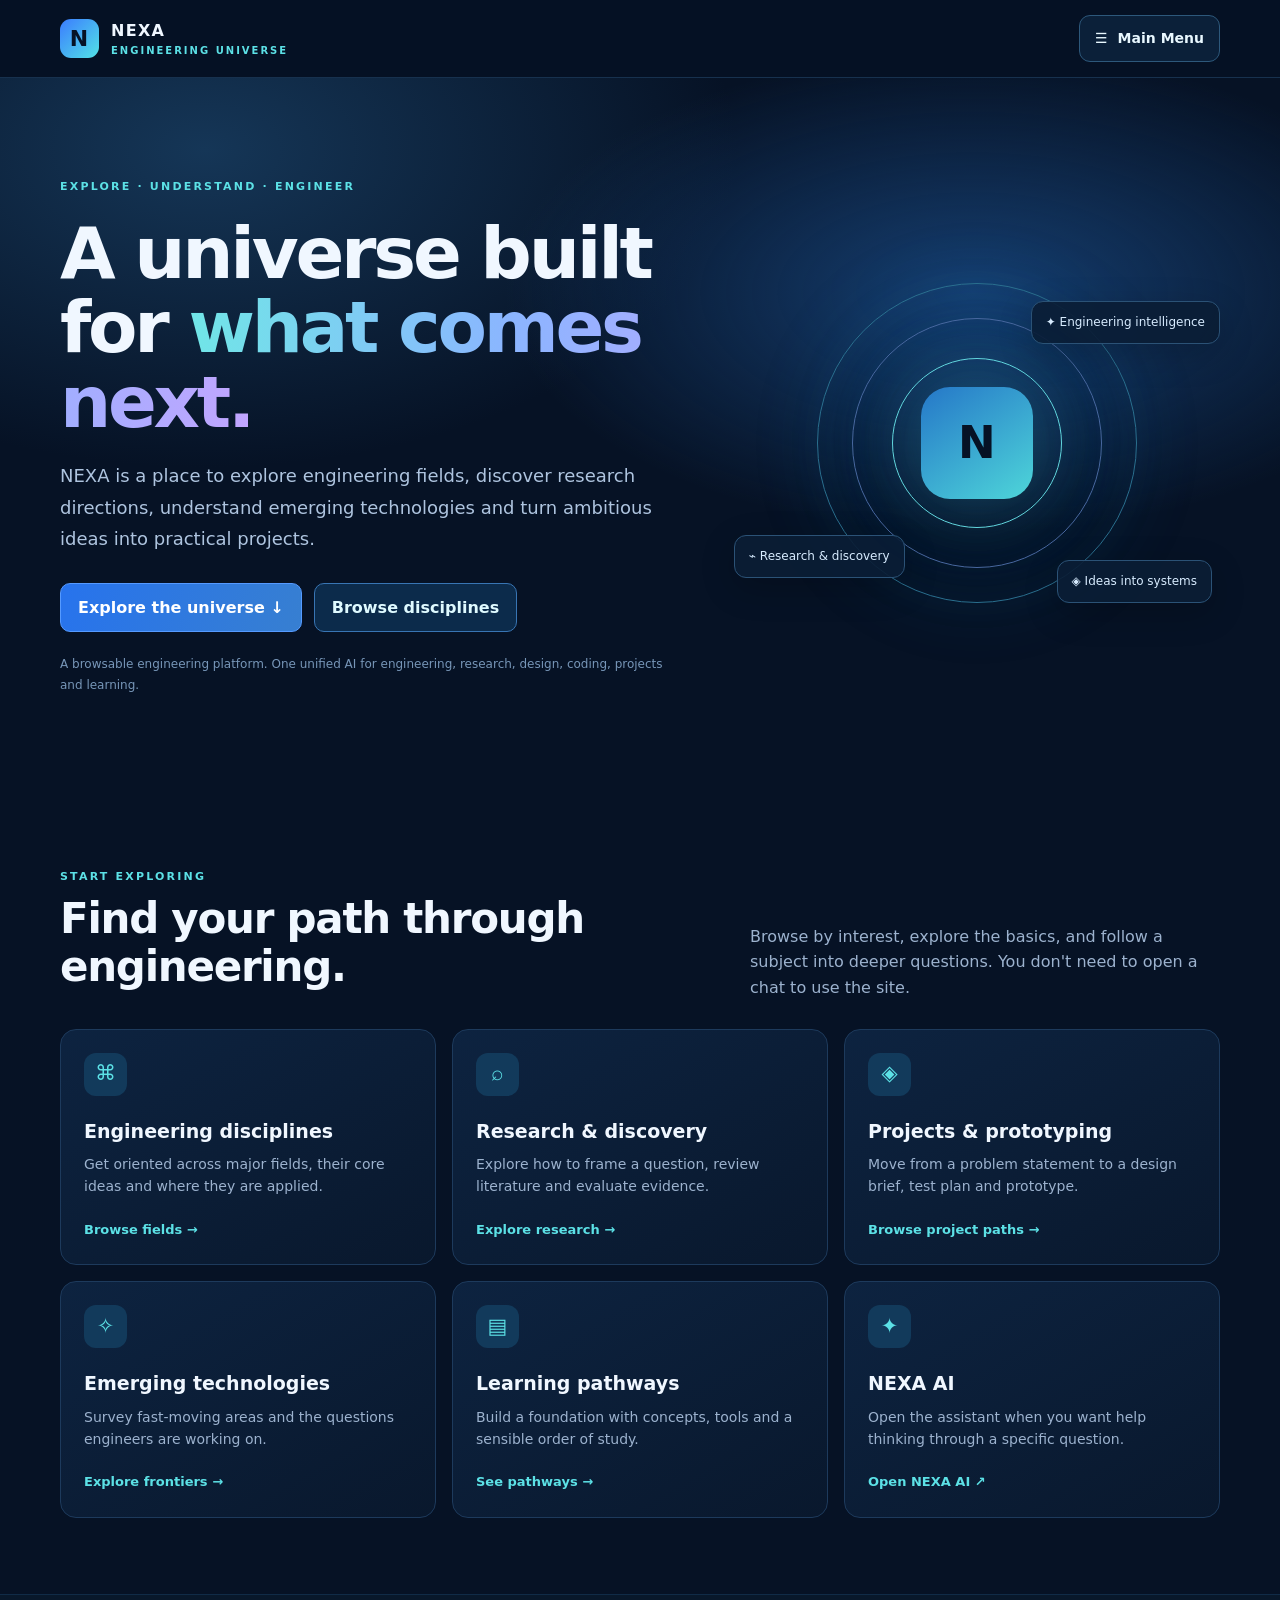
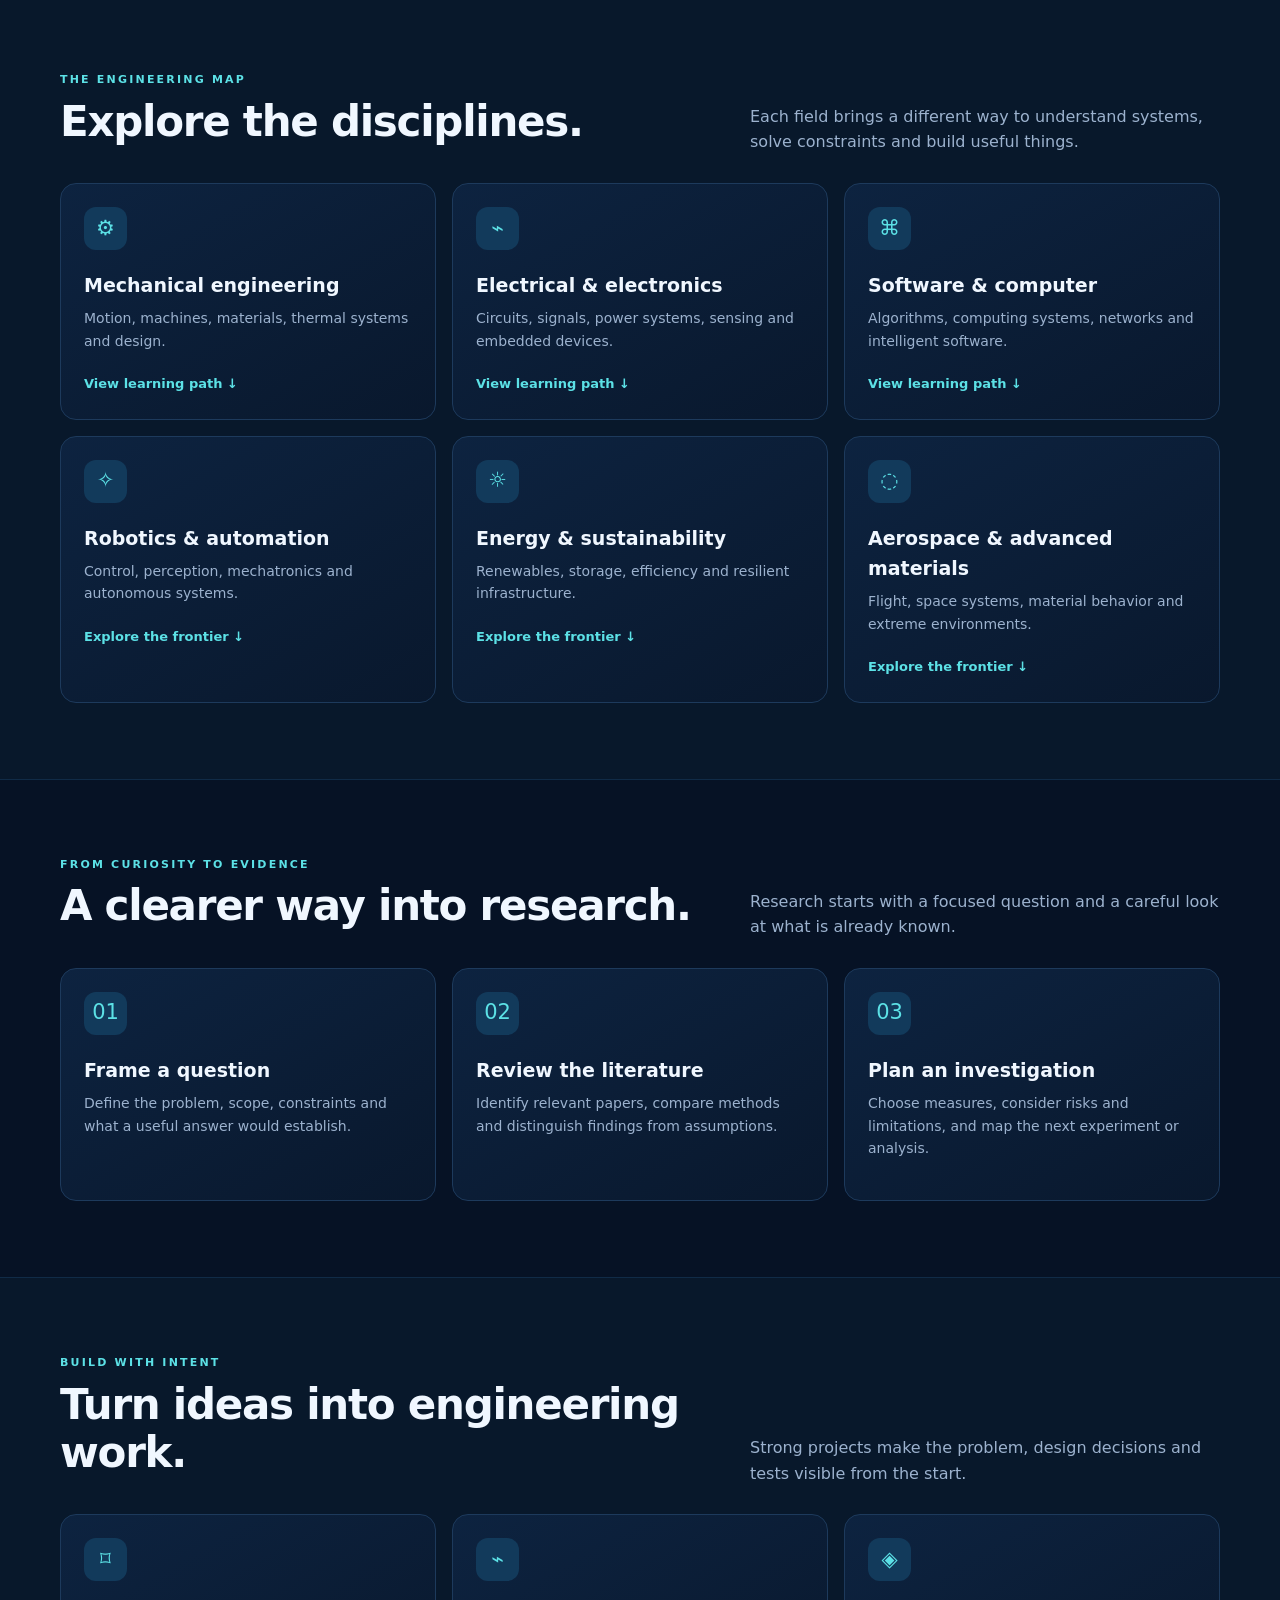
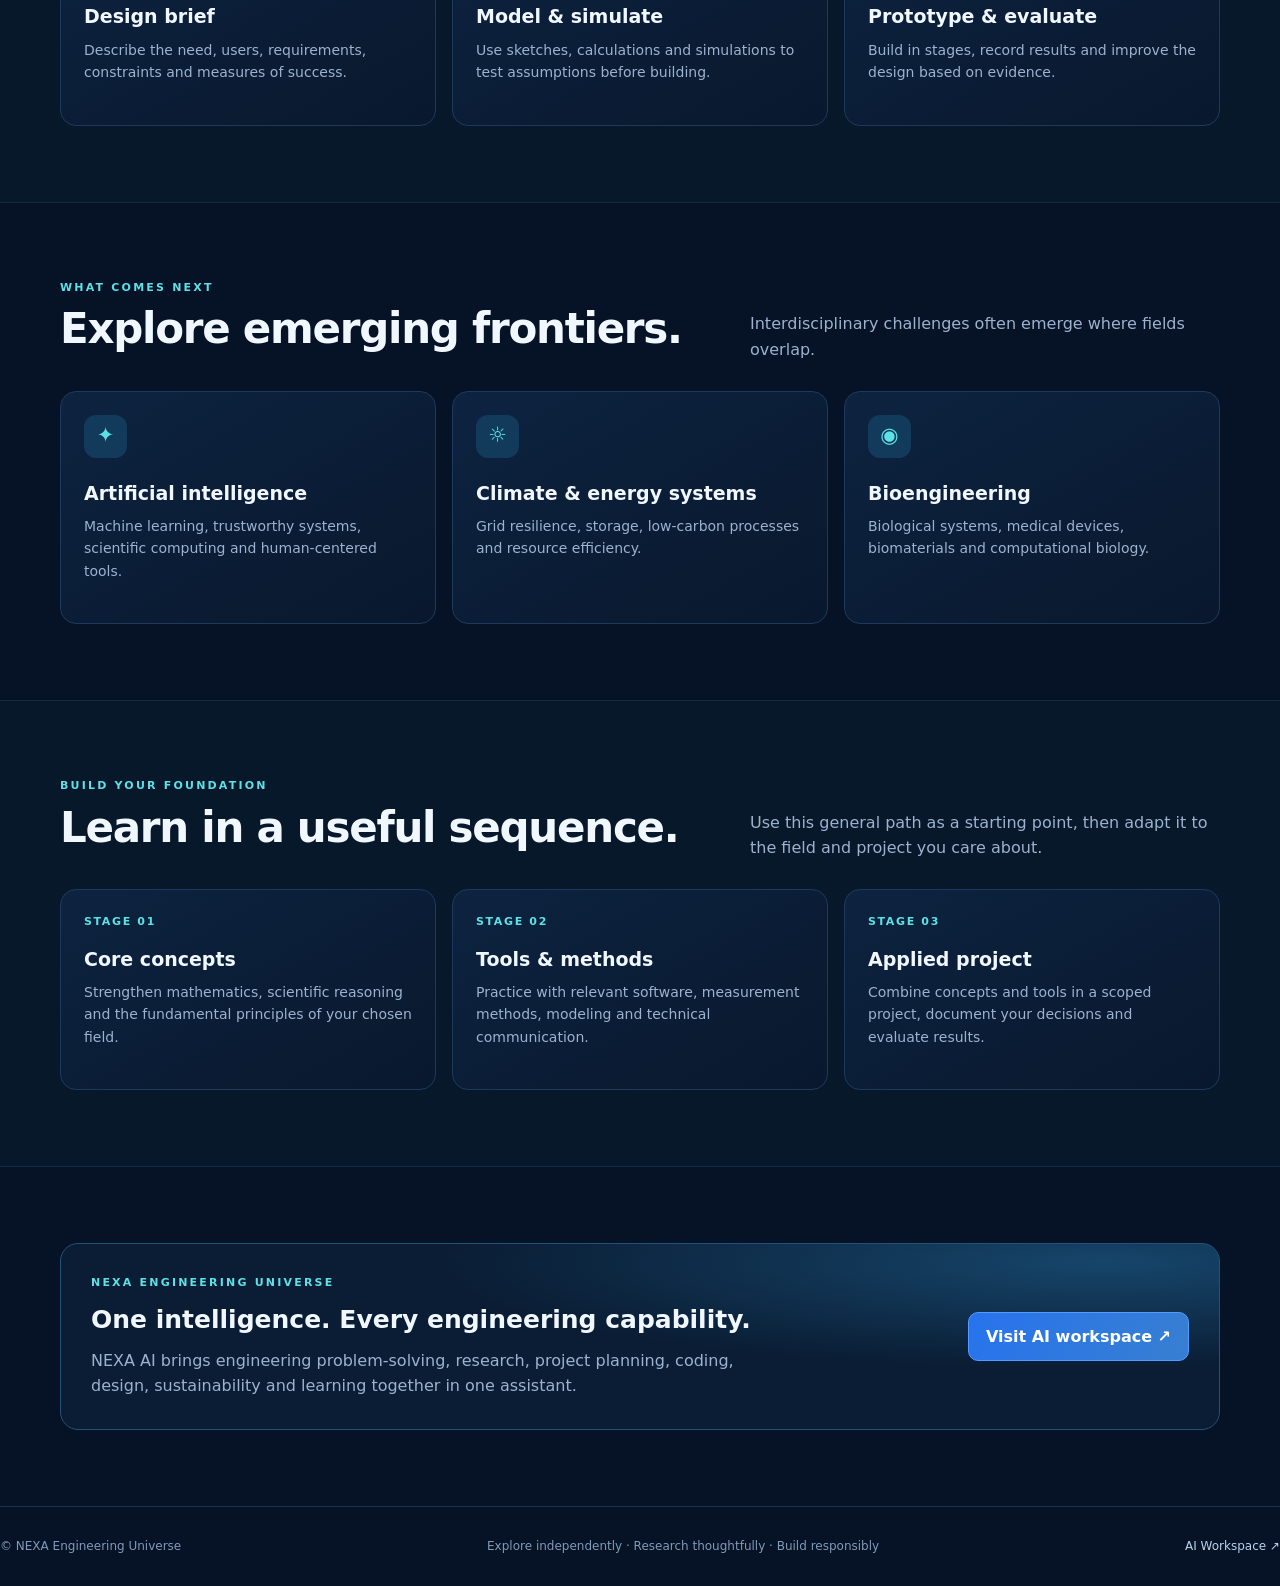
<file: index.html>
<!doctype html>
<html lang="en">
<head>
<meta charset="utf-8"><meta name="viewport" content="width=device-width,initial-scale=1">
<meta name="theme-color" content="#061225">
<meta name="description" content="NEXA Engineering Universe — explore engineering disciplines, research pathways, projects and emerging technologies.">
<title>NEXA Engineering Universe — Explore. Research. Build.</title>
<style>
:root{color-scheme:dark;--bg:#061225;--panel:#0a1b33;--panel2:#0d2340;--line:#1d3a5c;--text:#f0f7ff;--muted:#9cb2ce;--cyan:#5ce1e6;--blue:#5a91ff;--violet:#a38bff}
*{box-sizing:border-box}html{scroll-behavior:smooth;scroll-padding-top:90px}body{margin:0;background:var(--bg);color:var(--text);font:16px/1.6 Inter,ui-sans-serif,system-ui,-apple-system,"Segoe UI",sans-serif}a{color:inherit;text-decoration:none}.wrap{width:min(1160px,calc(100% - 40px));margin:auto}.nav{height:78px;display:flex;align-items:center;justify-content:space-between;border-bottom:1px solid #17314e;background:#061225ee;position:sticky;top:0;z-index:5;backdrop-filter:blur(18px);padding:0 max(20px,calc((100vw - 1160px)/2))}.brand{display:flex;align-items:center;gap:12px;font-weight:800;letter-spacing:.08em}.logo{display:grid;place-items:center;width:39px;height:39px;border-radius:11px;background:linear-gradient(135deg,#3b7cff,#52e3e6);font-size:22px;color:#061225}.brand small{display:block;font-size:10px;letter-spacing:.2em;color:var(--cyan);font-weight:600}.links{display:flex;align-items:center;gap:27px;color:#c0d1e7;font-size:14px}.links a:hover{color:var(--cyan)}.nav-cta,.button{display:inline-flex;align-items:center;justify-content:center;gap:9px;border:1px solid #3875b4;background:#0c2b4b;padding:11px 17px;border-radius:10px;font-weight:700;color:#dffaff}.button.primary{background:linear-gradient(110deg,#2773ed,#377fd1);border-color:#559aff;color:white}.hero{position:relative;overflow:hidden;padding:100px 0 84px;background:radial-gradient(ellipse at 76% 30%,#153e70 0,transparent 34%),radial-gradient(ellipse at 16% 10%,#153657 0,transparent 35%)}.hero-grid{display:grid;grid-template-columns:1.12fr .88fr;align-items:center;gap:55px}.eyebrow{font-size:11px;letter-spacing:.2em;font-weight:800;color:var(--cyan);text-transform:uppercase}.hero h1{font-size:clamp(42px,6vw,72px);line-height:1.04;letter-spacing:-.045em;margin:20px 0}.hero h1 span{background:linear-gradient(90deg,#70e6e7,#8bb5ff,#c2a5ff);background-clip:text;color:transparent}.hero p{max-width:610px;font-size:18px;color:#aec4df;line-height:1.75}.actions{display:flex;gap:12px;flex-wrap:wrap;margin-top:28px}.hero-note{font-size:12px!important;color:#7796b8!important;margin-top:22px}.visual{min-height:370px;position:relative;display:grid;place-items:center}.ring{position:absolute;border:1px solid #2b7190;border-radius:50%;width:320px;height:320px;box-shadow:0 0 70px #176da422,inset 0 0 60px #176da415}.ring.r2{width:250px;height:250px;border-color:#4a69a0}.ring.r3{width:170px;height:170px;border-color:#65d9df}.core{width:112px;height:112px;border-radius:29px;display:grid;place-items:center;font-size:45px;font-weight:900;background:linear-gradient(145deg,#2577c8,#4ed6d9);color:#061225;box-shadow:0 0 75px #35b9dd55;z-index:1}.float{position:absolute;border:1px solid #2b5276;background:#0a1d35e8;border-radius:12px;padding:11px 14px;font-size:12px;color:#d8ecff;box-shadow:0 10px 35px #0003}.f1{top:43px;right:0}.f2{bottom:50px;left:0}.f3{bottom:25px;right:8px}.section{padding:76px 0}.section.alt{background:#08182b;border-block:1px solid #102b47}.section-head{display:flex;justify-content:space-between;align-items:end;gap:24px;margin-bottom:28px}.section h2{font-size:clamp(28px,4vw,42px);letter-spacing:-.03em;line-height:1.15;margin:9px 0}.section-head p{max-width:470px;color:var(--muted);margin:0}.grid{display:grid;grid-template-columns:repeat(3,minmax(0,1fr));gap:16px}.card{display:block;border:1px solid var(--line);background:linear-gradient(150deg,#0d2340,#09182d);padding:23px;border-radius:16px;min-height:190px;transition:transform .18s,border-color .18s,background .18s}.card:hover{transform:translateY(-3px);border-color:#4287b4;background:#102b49}.icon{width:43px;height:43px;display:grid;place-items:center;border-radius:12px;background:#123a5b;color:var(--cyan);font-size:21px;margin-bottom:20px}.card h3{font-size:19px;margin:0 0 7px}.card p{font-size:14px;color:var(--muted);margin:0 0 18px}.card b{font-size:13px;color:var(--cyan)}.wide-feature{display:grid;grid-template-columns:1fr auto;align-items:center;gap:30px;padding:30px;border:1px solid #235276;border-radius:18px;background:radial-gradient(ellipse at 90% 10%,#16456a,transparent 45%),#0a1d34}.wide-feature h3{font-size:25px;margin:8px 0}.wide-feature p{color:var(--muted);max-width:650px;margin:0}.discipline-grid .card{min-height:165px}.step{font-size:11px;color:var(--cyan);letter-spacing:.15em;font-weight:800;margin-bottom:13px}.footer{border-top:1px solid #18334f;padding:30px 0;color:#819ab7;font-size:12px;display:flex;justify-content:space-between;gap:20px;flex-wrap:wrap}.footer a{color:#b9d4ef}
@media(max-width:800px){.nav{height:auto;min-height:70px;flex-wrap:wrap;gap:12px;padding:14px 20px}.links{order:3;width:100%;overflow:auto;gap:20px;padding:5px 0}.links a{white-space:nowrap}.nav-cta{margin-left:auto}.hero{padding:65px 0 50px}.hero-grid{grid-template-columns:1fr;gap:20px}.visual{min-height:300px}.ring{width:270px;height:270px}.ring.r2{width:210px;height:210px}.ring.r3{width:145px;height:145px}.grid{grid-template-columns:repeat(2,minmax(0,1fr))}.section-head{display:block}.section-head p{margin-top:12px}.wide-feature{grid-template-columns:1fr}.section{padding:56px 0}}
@media(max-width:520px){.wrap{width:min(100% - 28px,1160px)}.brand{font-size:13px}.brand small{font-size:8px}.logo{width:34px;height:34px}.nav-cta{font-size:12px;padding:9px 10px}.hero h1{font-size:43px}.hero p{font-size:16px}.visual{min-height:260px}.ring{width:230px;height:230px}.ring.r2{width:180px;height:180px}.ring.r3{width:130px;height:130px}.float{font-size:10px;padding:8px 10px}.f1{top:15px}.f2{bottom:22px}.f3{bottom:2px}.grid{grid-template-columns:1fr}.card{min-height:0}.section{padding:48px 0}.footer{display:block}.footer span{display:block;margin-top:8px}}
</style>

<style>
.nav{z-index:20}
.menu-toggle{display:inline-flex;align-items:center;gap:10px;padding:11px 15px;border-radius:11px;border:1px solid #2d587b;background:#0b2039;color:#e9f8ff;font:inherit;font-size:14px;font-weight:750;cursor:pointer}
.menu-toggle:hover,.menu-toggle[aria-expanded="true"]{background:#123457;border-color:#5ce1e6}
.main-menu{position:absolute;right:max(20px,calc((100vw - 1160px)/2));top:calc(100% + 8px);width:min(350px,calc(100vw - 28px));padding:10px;border:1px solid #254c70;border-radius:16px;background:#08182b;box-shadow:0 24px 70px #0009;display:grid;gap:3px}
.main-menu[hidden]{display:none}
.main-menu a{display:flex;align-items:center;justify-content:space-between;gap:12px;padding:12px 13px;border-radius:9px;color:#c9dcef;font-size:14px}
.main-menu a:hover{background:#102b49;color:#70e6e7}
.main-menu a span{color:#5ce1e6}
.menu-divider{height:1px;background:#1d3a5c;margin:6px 4px}
.menu-group-label{padding:10px 13px 4px;color:#5ce1e6;font-size:10px;font-weight:850;letter-spacing:.18em}
.main-menu a.menu-tool{padding:10px 13px;font-size:13px}
.main-menu a.menu-tool span{font-size:12px}
.main-menu a.menu-tool:hover{background:#102d4a;color:#e7fbff}
.main-menu a.menu-ai:hover{background:#163c60}
@media(max-width:800px){.nav{position:sticky}.main-menu{right:14px;top:calc(100% + 5px)}}
</style>
<script>
(()=>{const button=document.getElementById('menuToggle');const menu=document.getElementById('mainMenu');if(!button||!menu)return;
const close=()=>{menu.hidden=true;button.setAttribute('aria-expanded','false');button.innerHTML='☰ <span>Main Menu</span>'};
button.addEventListener('click',()=>{const opening=menu.hidden;menu.hidden=!opening;button.setAttribute('aria-expanded',String(opening));button.innerHTML=opening?'✕ <span>Close Menu</span>':'☰ <span>Main Menu</span>'});
menu.querySelectorAll('a').forEach(a=>a.addEventListener('click',()=>close()));
document.addEventListener('keydown',e=>{if(e.key==='Escape')close()});
document.addEventListener('click',e=>{if(!menu.hidden&&!menu.contains(e.target)&&!button.contains(e.target))close()});
})();
</script>
</head>
<body>
<header class="nav">
<a class="brand" href="#home"><span class="logo">N</span><span>NEXA <small>ENGINEERING UNIVERSE</small></span></a>
<button class="menu-toggle" id="menuToggle" aria-expanded="false" aria-controls="mainMenu">☰ <span>Main Menu</span></button>
<nav class="main-menu" id="mainMenu" aria-label="Main menu" hidden>
<a href="#explore">Explore the Universe <span>→</span></a>
<a href="#disciplines">Engineering Disciplines <span>→</span></a>
<a href="#research">Research & Discovery <span>→</span></a>
<a href="#projects">Projects & Prototyping <span>→</span></a>
<a href="#frontiers">Emerging Technologies <span>→</span></a>
<a href="#learning">Learning Pathways <span>→</span></a>
<a href="#about">About NEXA <span>→</span></a>
<div class="menu-divider"></div>
<div class="menu-group-label">NEXA INTELLIGENCE</div>
<a class="menu-tool menu-ai" href="ai.html">✦ &nbsp; Open NEXA AI <span>↗</span></a>
</nav>
</header>
<main id="home">
<section class="hero"><div class="wrap hero-grid"><div><div class="eyebrow">Explore · Understand · Engineer</div><h1>A universe built for <span>what comes next.</span></h1><p>NEXA is a place to explore engineering fields, discover research directions, understand emerging technologies and turn ambitious ideas into practical projects.</p><div class="actions"><a class="button primary" href="#explore">Explore the universe ↓</a><a class="button" href="#disciplines">Browse disciplines</a></div><p class="hero-note">A browsable engineering platform. One unified AI for engineering, research, design, coding, projects and learning.</p></div><div class="visual" aria-label="Abstract NEXA engineering universe illustration"><div class="ring"></div><div class="ring r2"></div><div class="ring r3"></div><div class="core">N</div><div class="float f1">✦ Engineering intelligence</div><div class="float f2">⌁ Research & discovery</div><div class="float f3">◈ Ideas into systems</div></div></div></section>
<section class="section" id="explore"><div class="wrap"><div class="section-head"><div><div class="eyebrow">Start exploring</div><h2>Find your path through engineering.</h2></div><p>Browse by interest, explore the basics, and follow a subject into deeper questions. You don't need to open a chat to use the site.</p></div><div class="grid">
<a class="card" href="#disciplines"><div class="icon">⌘</div><h3>Engineering disciplines</h3><p>Get oriented across major fields, their core ideas and where they are applied.</p><b>Browse fields →</b></a>
<a class="card" href="#research"><div class="icon">⌕</div><h3>Research & discovery</h3><p>Explore how to frame a question, review literature and evaluate evidence.</p><b>Explore research →</b></a>
<a class="card" href="#projects"><div class="icon">◈</div><h3>Projects & prototyping</h3><p>Move from a problem statement to a design brief, test plan and prototype.</p><b>Browse project paths →</b></a>
<a class="card" href="#frontiers"><div class="icon">✧</div><h3>Emerging technologies</h3><p>Survey fast-moving areas and the questions engineers are working on.</p><b>Explore frontiers →</b></a>
<a class="card" href="#learning"><div class="icon">▤</div><h3>Learning pathways</h3><p>Build a foundation with concepts, tools and a sensible order of study.</p><b>See pathways →</b></a>
<a class="card" href="ai.html"><div class="icon">✦</div><h3>NEXA AI</h3><p>Open the assistant when you want help thinking through a specific question.</p><b>Open NEXA AI ↗</b></a>
</div></div></section>
<section class="section alt" id="disciplines"><div class="wrap"><div class="section-head"><div><div class="eyebrow">The engineering map</div><h2>Explore the disciplines.</h2></div><p>Each field brings a different way to understand systems, solve constraints and build useful things.</p></div><div class="grid discipline-grid">
<a class="card" href="#learning"><div class="icon">⚙</div><h3>Mechanical engineering</h3><p>Motion, machines, materials, thermal systems and design.</p><b>View learning path ↓</b></a>
<a class="card" href="#learning"><div class="icon">⌁</div><h3>Electrical & electronics</h3><p>Circuits, signals, power systems, sensing and embedded devices.</p><b>View learning path ↓</b></a>
<a class="card" href="#learning"><div class="icon">⌘</div><h3>Software & computer</h3><p>Algorithms, computing systems, networks and intelligent software.</p><b>View learning path ↓</b></a>
<a class="card" href="#frontiers"><div class="icon">✧</div><h3>Robotics & automation</h3><p>Control, perception, mechatronics and autonomous systems.</p><b>Explore the frontier ↓</b></a>
<a class="card" href="#frontiers"><div class="icon">☼</div><h3>Energy & sustainability</h3><p>Renewables, storage, efficiency and resilient infrastructure.</p><b>Explore the frontier ↓</b></a>
<a class="card" href="#frontiers"><div class="icon">◌</div><h3>Aerospace & advanced materials</h3><p>Flight, space systems, material behavior and extreme environments.</p><b>Explore the frontier ↓</b></a>
</div></div></section>
<section class="section" id="research"><div class="wrap"><div class="section-head"><div><div class="eyebrow">From curiosity to evidence</div><h2>A clearer way into research.</h2></div><p>Research starts with a focused question and a careful look at what is already known.</p></div><div class="grid">
<div class="card"><div class="icon">01</div><h3>Frame a question</h3><p>Define the problem, scope, constraints and what a useful answer would establish.</p></div>
<div class="card"><div class="icon">02</div><h3>Review the literature</h3><p>Identify relevant papers, compare methods and distinguish findings from assumptions.</p></div>
<div class="card"><div class="icon">03</div><h3>Plan an investigation</h3><p>Choose measures, consider risks and limitations, and map the next experiment or analysis.</p></div>
</div></div></section>
<section class="section alt" id="projects"><div class="wrap"><div class="section-head"><div><div class="eyebrow">Build with intent</div><h2>Turn ideas into engineering work.</h2></div><p>Strong projects make the problem, design decisions and tests visible from the start.</p></div><div class="grid">
<div class="card"><div class="icon">⌑</div><h3>Design brief</h3><p>Describe the need, users, requirements, constraints and measures of success.</p></div>
<div class="card"><div class="icon">⌁</div><h3>Model & simulate</h3><p>Use sketches, calculations and simulations to test assumptions before building.</p></div>
<div class="card"><div class="icon">◈</div><h3>Prototype & evaluate</h3><p>Build in stages, record results and improve the design based on evidence.</p></div>
</div></div></section>
<section class="section" id="frontiers"><div class="wrap"><div class="section-head"><div><div class="eyebrow">What comes next</div><h2>Explore emerging frontiers.</h2></div><p>Interdisciplinary challenges often emerge where fields overlap.</p></div><div class="grid">
<div class="card"><div class="icon">✦</div><h3>Artificial intelligence</h3><p>Machine learning, trustworthy systems, scientific computing and human-centered tools.</p></div>
<div class="card"><div class="icon">☼</div><h3>Climate & energy systems</h3><p>Grid resilience, storage, low-carbon processes and resource efficiency.</p></div>
<div class="card"><div class="icon">◉</div><h3>Bioengineering</h3><p>Biological systems, medical devices, biomaterials and computational biology.</p></div>
</div></div></section>
<section class="section alt" id="learning"><div class="wrap"><div class="section-head"><div><div class="eyebrow">Build your foundation</div><h2>Learn in a useful sequence.</h2></div><p>Use this general path as a starting point, then adapt it to the field and project you care about.</p></div><div class="grid">
<div class="card"><div class="step">STAGE 01</div><h3>Core concepts</h3><p>Strengthen mathematics, scientific reasoning and the fundamental principles of your chosen field.</p></div>
<div class="card"><div class="step">STAGE 02</div><h3>Tools & methods</h3><p>Practice with relevant software, measurement methods, modeling and technical communication.</p></div>
<div class="card"><div class="step">STAGE 03</div><h3>Applied project</h3><p>Combine concepts and tools in a scoped project, document your decisions and evaluate results.</p></div>
</div></div></section>

<section class="section" id="about"><div class="wrap"><div class="wide-feature"><div><div class="eyebrow">NEXA ENGINEERING UNIVERSE</div><h3>One intelligence. Every engineering capability.</h3><p>NEXA AI brings engineering problem-solving, research, project planning, coding, design, sustainability and learning together in one assistant.</p></div><a class="button primary" href="ai.html">Visit AI workspace ↗</a></div></div></section>
</main>
<footer class="footer"><div class="wrap" style="display:flex;justify-content:space-between;gap:20px;flex-wrap:wrap;width:100%"><span>© NEXA Engineering Universe</span><span>Explore independently · Research thoughtfully · Build responsibly</span><a href="ai.html">AI Workspace ↗</a></div></footer>
</body></html>
</file>
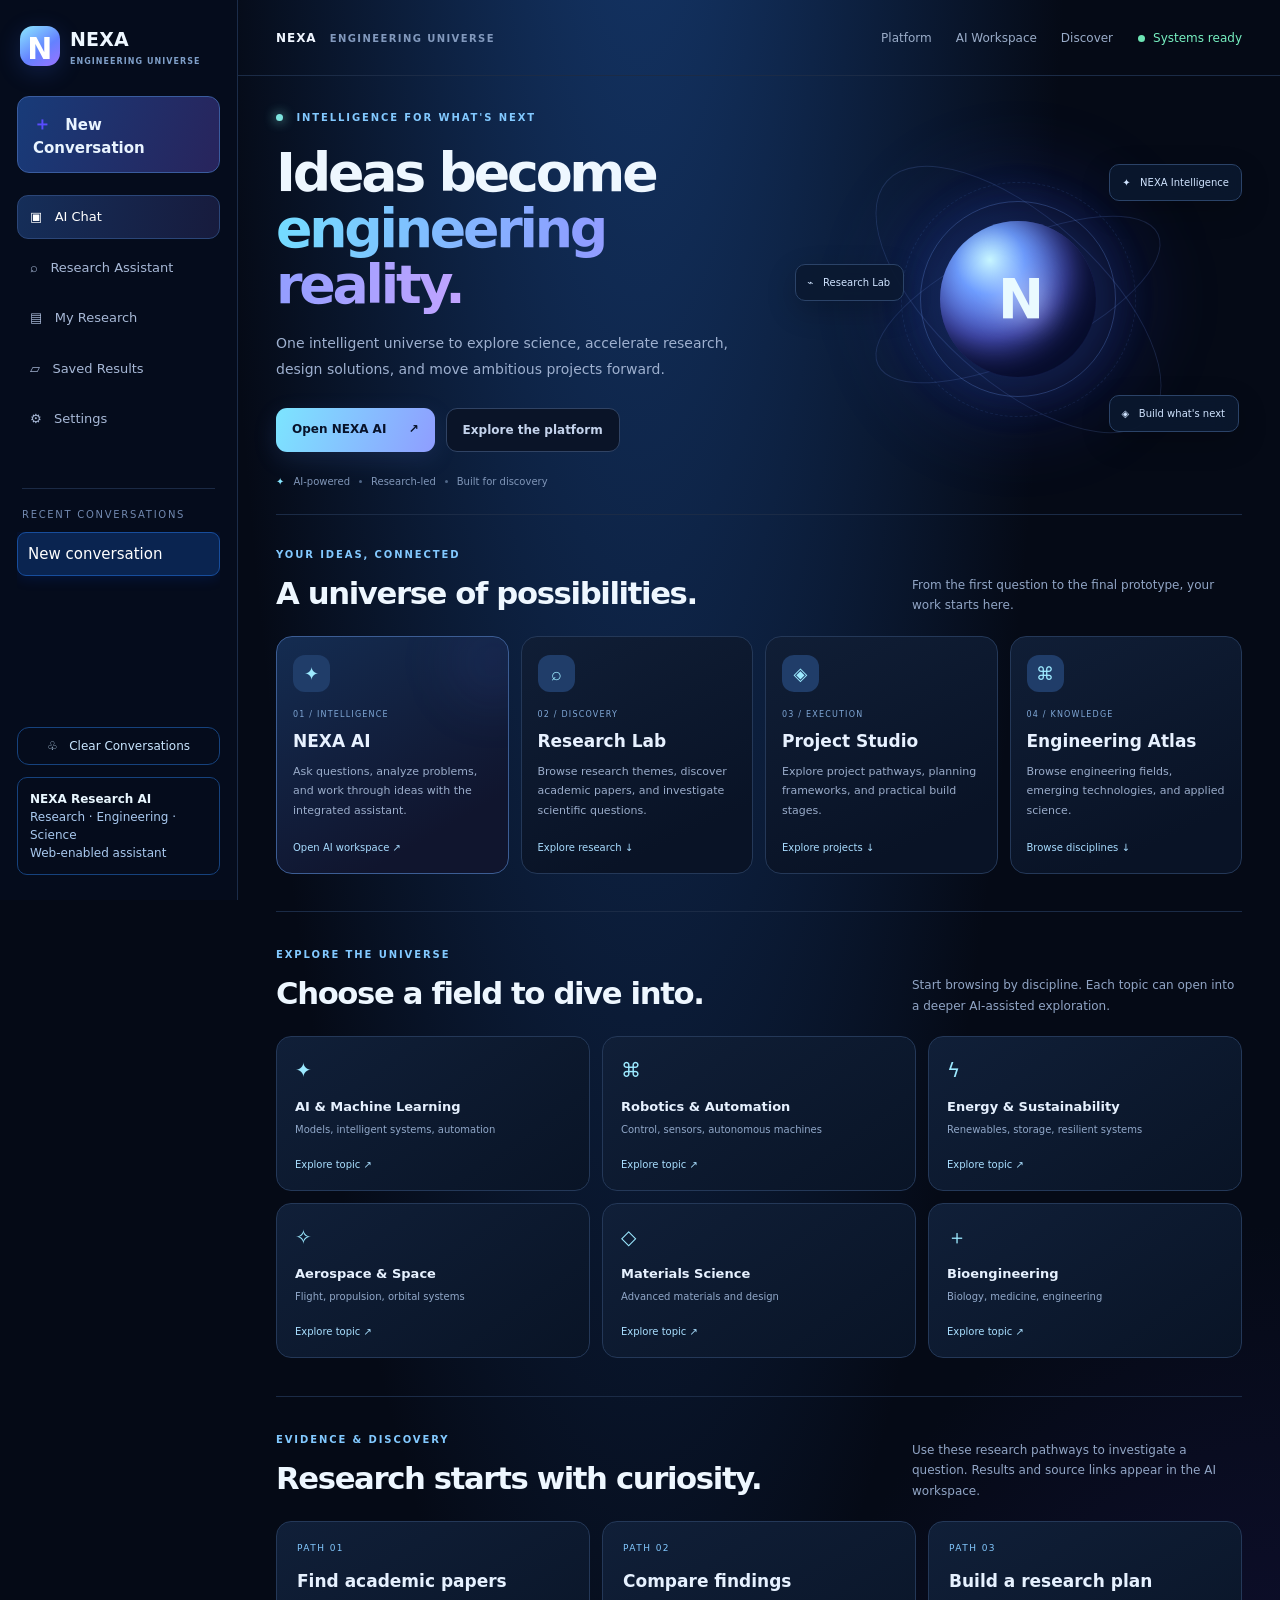
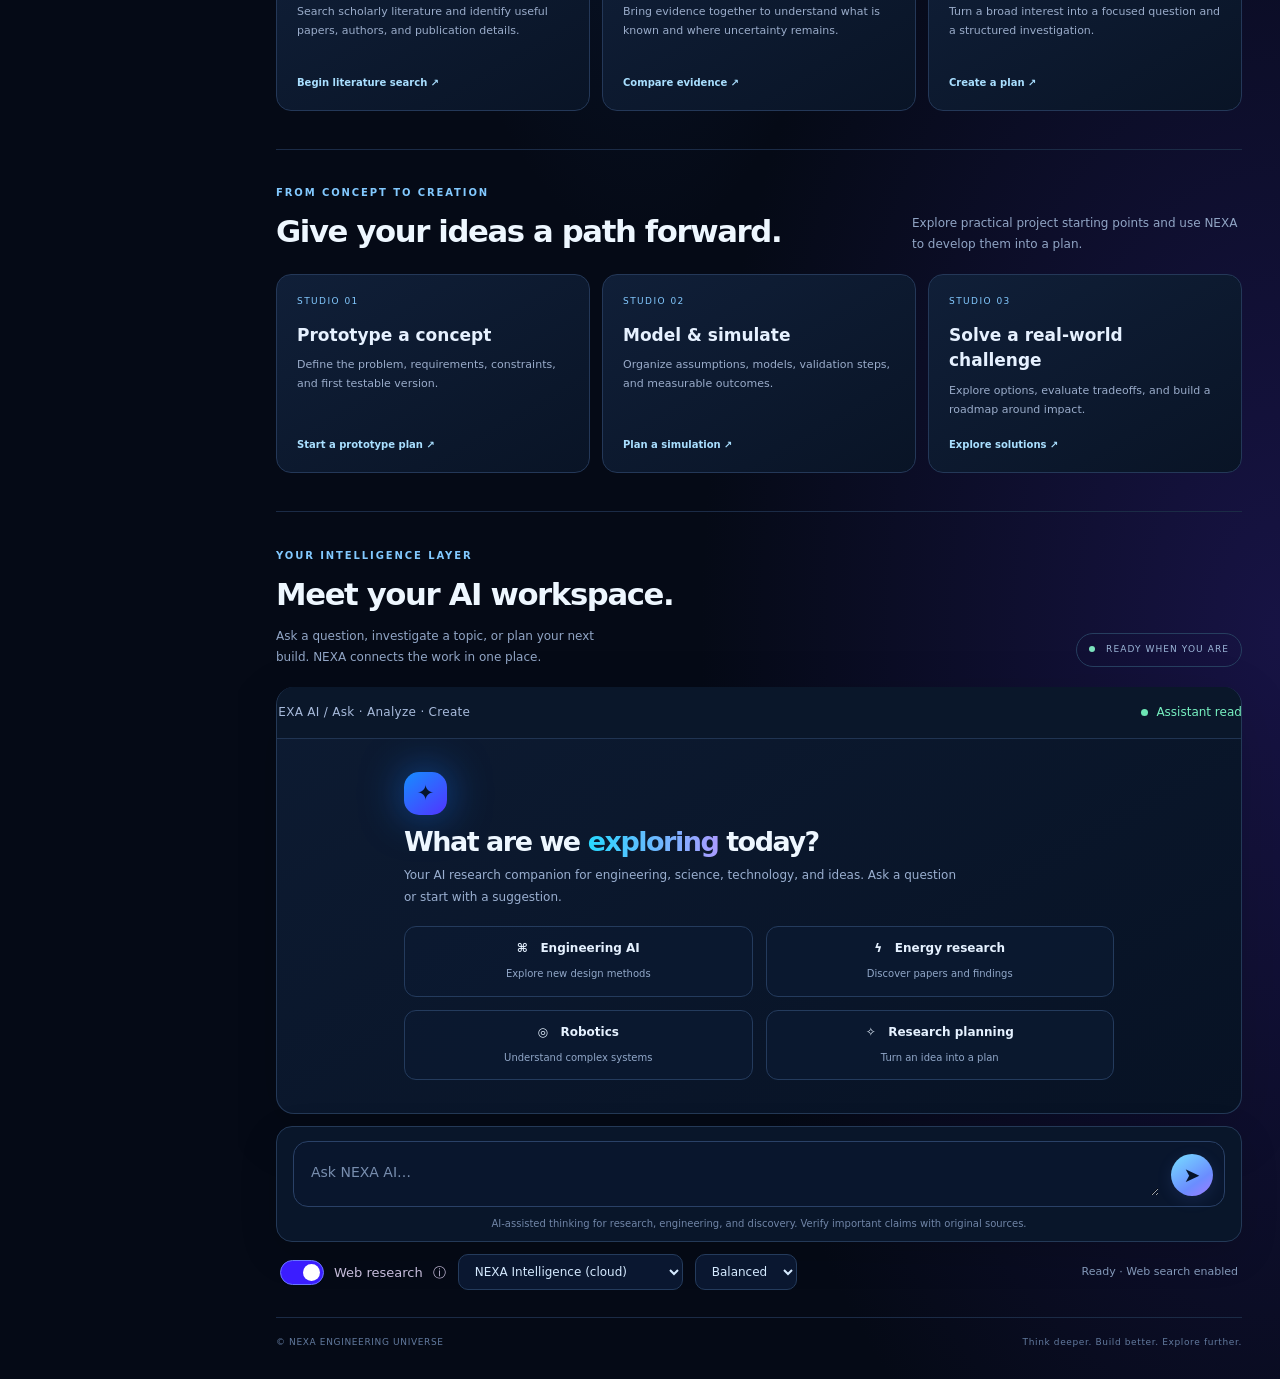
<file: ai.html>
<!doctype html>
<html lang="en">
<head>
<meta charset="utf-8"><meta name="viewport" content="width=device-width,initial-scale=1">
<meta name="theme-color" content="#050817"><meta name="description" content="NEXA AI workspace for engineering questions, research and project planning.">
<title>NEXA AI Workspace — Engineering Universe</title>
<style>
:root{color-scheme:dark;--bg:#050711;--panel:#090b18;--panel2:#0d1023;--line:#29213d;--text:#f5f1ff;--muted:#a9a2c2;--purple:#b78aff;--violet:#8055ff;--blue:#4b8dff}
*{box-sizing:border-box}body{margin:0;background:radial-gradient(ellipse at 72% 15%,#24103a 0,transparent 36%),#050711;color:var(--text);font:15px/1.5 Inter,ui-sans-serif,system-ui,-apple-system,"Segoe UI",sans-serif}button,textarea,select{font:inherit}button{cursor:pointer}button:focus-visible,textarea:focus-visible,select:focus-visible{outline:2px solid var(--purple);outline-offset:2px}
.app{display:grid;grid-template-columns:270px minmax(0,1fr);gap:16px;min-height:100dvh;padding:16px}.sidebar,.chat-shell,.composer-panel{border:1px solid var(--line);background:#090914eF;border-radius:16px}.sidebar{display:flex;flex-direction:column;padding:16px;min-height:calc(100dvh - 32px)}.brand{display:flex;align-items:center;gap:10px;padding:4px 3px 24px;font-size:14px;font-weight:850;letter-spacing:.14em}.logo{display:grid;place-items:center;width:34px;height:34px;border-radius:11px;background:linear-gradient(140deg,#55d8ff,#8255ff);color:#090719;font-size:19px;box-shadow:0 0 24px #8055ff33}.brand small{display:block;color:var(--muted);font-size:10px;letter-spacing:.18em;margin-top:2px}.new-chat,.clear-btn{width:100%;border:1px solid #9d7bc1;background:transparent;color:#eee1ff;border-radius:10px;padding:11px 12px;text-align:left}.new-chat:hover,.clear-btn:hover{background:#21132f}.new-chat span{color:var(--purple);font-size:18px;margin-right:9px}.history-label{color:#8f87a7;font-size:10px;letter-spacing:.17em;text-transform:uppercase;margin:25px 5px 10px}.history{display:grid;gap:5px;overflow:auto;flex:1;align-content:start}.history-item{border:1px solid transparent;background:transparent;color:#c9c3db;text-align:left;padding:10px;border-radius:9px;overflow:hidden;text-overflow:ellipsis;white-space:nowrap}.history-item.active,.history-item:hover{background:#171324;border-color:#332341;color:white}.sidebar-bottom{display:grid;gap:12px;margin-top:20px}.profile{border:1px dashed #59466e;border-radius:10px;padding:12px;color:#b6a6ce;font-size:12px}.profile b{color:#e7d6ff}.clear-btn{font-size:12px;text-align:center;padding:9px}.main{display:flex;flex-direction:column;gap:16px;min-width:0;min-height:calc(100dvh - 32px)}.chat-shell{flex:1;min-height:430px;display:flex;flex-direction:column;overflow:hidden;background:radial-gradient(ellipse at 50% 30%,#1b102c 0,transparent 58%),#080813}.topline{height:60px;border-bottom:1px solid #211b30;display:flex;align-items:center;justify-content:space-between;padding:0 22px;gap:12px}.topline-title{font-weight:700}.online{font-size:12px;color:#a8e7cb}.online:before{content:"";display:inline-block;width:7px;height:7px;background:#6de5b4;border-radius:50%;margin-right:8px}.mobile-brand{display:none}.messages{flex:1;overflow:auto;padding:clamp(18px,4vw,46px);display:flex;flex-direction:column;gap:24px}.welcome{margin:auto;max-width:660px;text-align:center;padding:24px 0}.orb{width:58px;height:58px;border-radius:20px;margin:0 auto 22px;display:grid;place-items:center;font-size:27px;color:white;background:linear-gradient(140deg,#2cbde8,#8155ff);box-shadow:0 0 55px #7443ff44}.welcome h1{font-size:clamp(27px,4vw,42px);letter-spacing:-.04em;line-height:1.12;margin:0 0 13px}.gradient{background:linear-gradient(90deg,#5de0ff,#bb8cff);color:transparent;background-clip:text}.welcome p{color:var(--muted);max-width:520px;margin:0 auto 25px}.suggestions{display:grid;grid-template-columns:repeat(2,minmax(0,1fr));gap:10px;text-align:left}.suggestion{border:1px solid #332642;border-radius:12px;background:#0d0b19;color:#ded5ef;padding:14px;min-height:70px}.suggestion:hover{border-color:#8965bd;background:#171025}.suggestion strong{display:block;font-size:13px;margin-bottom:4px}.suggestion span{font-size:12px;color:#a69abf}.message{display:flex;gap:12px;max-width:850px;width:100%;margin:0 auto;align-items:flex-start}.avatar{width:32px;height:32px;flex:0 0 32px;display:grid;place-items:center;border-radius:10px;background:#201532;color:#d5b6ff;font-weight:800}.message.user .avatar{background:#153053;color:#9edcff}.bubble{min-width:0;white-space:pre-wrap;overflow-wrap:anywhere;padding:5px 0;color:#e8e2f5}.message.user .bubble{background:#111328;border:1px solid #292441;border-radius:13px;padding:12px 15px}.bubble p{margin:0 0 10px}.bubble p:last-child{margin-bottom:0}.source-list{display:grid;gap:9px;margin-top:12px}.source-card{border:1px solid #302543;background:#0c0b18;border-radius:10px;padding:11px 13px}.source-card a{color:#9edfff;text-decoration:none}.source-card a:hover{text-decoration:underline}.source-meta{color:#a39ab9;font-size:12px;margin-top:4px}.typing{color:#c8b1ef}.composer-panel{padding:12px 14px;background:#090914}.composer{display:flex;gap:12px;align-items:flex-end;border:1px solid #342545;border-radius:14px;background:#070711;padding:12px 12px 12px 16px}.composer:focus-within{border-color:#7653a3;box-shadow:0 0 0 3px #a86bff12}.composer textarea{flex:1;min-width:0;resize:vertical;min-height:44px;max-height:180px;border:0;outline:0;background:transparent;color:white;padding:10px 0}.composer textarea::placeholder{color:#756c89}.send{flex:0 0 42px;width:42px;height:42px;border:0;border-radius:12px;color:#fff;background:linear-gradient(140deg,#248fe8,#8050ff);font-size:20px}.send:disabled{opacity:.45;cursor:wait}.composer-hint{font-size:11px;color:#817892;text-align:center;padding:9px 0 0}.controls{display:flex;align-items:center;gap:10px;flex-wrap:wrap;padding:0 4px}.toggle-wrap{display:flex;align-items:center;gap:10px;color:#c7bddb;font-size:13px}.switch{position:relative;width:44px;height:25px;display:inline-block}.switch input{opacity:0;width:0;height:0}.slider{position:absolute;inset:0;border-radius:99px;background:#191627;border:1px solid #4a3a5b;cursor:pointer}.slider:before{content:"";position:absolute;width:17px;height:17px;left:3px;top:3px;border-radius:50%;background:#c8b1ff;transition:.18s}.switch input:checked+.slider{background:#37215b;border-color:#9868e9}.switch input:checked+.slider:before{transform:translateX(19px);background:#fff}.controls select{background:#0c0b18;border:1px solid #332642;color:#d9cfea;border-radius:9px;padding:9px 12px;max-width:100%;font-size:12px}.status{margin-left:auto;color:#8d849f;font-size:11px}.error{color:#ffb8c4}.paper-count{color:#9ce6ff;font-size:12px;margin-top:12px}
@media(max-width:760px){.app{grid-template-columns:1fr;padding:8px;gap:8px}.sidebar{min-height:0;padding:10px;display:grid;grid-template-columns:1fr auto;align-items:center;gap:8px}.brand{padding:0;font-size:12px}.logo{width:30px;height:30px}.new-chat{width:auto;padding:8px 11px;font-size:12px}.history-label,.history,.sidebar-bottom{display:none}.main{min-height:calc(100dvh - 95px);gap:8px}.chat-shell{min-height:55vh}.topline{height:48px;padding:0 14px}.messages{padding:18px 12px}.welcome{padding:12px 0}.suggestions{grid-template-columns:1fr}.suggestion{min-height:58px}.composer-panel{padding:8px}.controls{gap:8px}.status{width:100%;margin-left:0}.profile{display:none}.mobile-brand{display:block}}
@media(min-width:761px){.sidebar{position:sticky;top:16px;height:calc(100dvh - 32px)}}

/* NEXA generated concept: electric-blue research chat */
:root{--bg:#02091c;--panel:#04112b;--panel2:#07183a;--line:#103b80;--text:#eaf7ff;--muted:#83b8e9;--purple:#563cff;--violet:#762dff;--blue:#168dff}
body{background:radial-gradient(ellipse at 78% 6%,#071e59 0,transparent 43%),radial-gradient(ellipse at 85% 78%,#17085a 0,transparent 34%),#02091c;color:var(--text)}
.app{grid-template-columns:324px minmax(0,1fr);gap:0;padding:0;min-height:100dvh}
.sidebar{height:100dvh;min-height:100dvh;top:0;border-radius:0;border-width:0 1px 0 0;border-color:#0e3470;background:linear-gradient(180deg,#03102a,#02091c);padding:24px 26px}
.brand{font-size:26px;letter-spacing:.06em;padding:0 4px 30px}.brand small{font-size:10px;color:#70d9ff;letter-spacing:.2em}.logo{width:52px;height:52px;border-radius:8px;font-size:31px;background:linear-gradient(140deg,#472bff,#00d7ff);color:white}
.new-chat{border:1px solid #365dff;border-radius:14px;background:#080d3c;padding:13px 15px;color:#aeeaff;font-weight:650}.new-chat:hover{background:#101a65;box-shadow:0 0 20px #174dff55}
.sidebar-nav{display:grid;gap:5px;margin:18px 0 20px}.sidebar-nav button{background:transparent;border:1px solid transparent;border-radius:12px;padding:12px 14px;color:#8fdcff;text-align:left;font-size:15px}.sidebar-nav button.active,.sidebar-nav button:hover{background:linear-gradient(100deg,#092caa,#101c86);border-color:#194bff;color:#fff;box-shadow:0 0 22px #004dff55}
.history-label{border-top:1px solid #103365;padding-top:18px;color:#47baff}.history-item{color:#80cfff}.history-item.active,.history-item:hover{background:#08266c;border-color:#124dff;box-shadow:0 0 16px #004dff33}
.profile{border-color:#1657a4;color:#7ebeff}.profile b{color:#c5f4ff}.clear-btn{border-color:#5c36ff;color:#c4d8ff;border-radius:12px}
.main{min-height:100dvh;padding:0 0 16px;gap:0;background:radial-gradient(ellipse at 70% 60%,#071747aa 0,transparent 55%)}
.topline{height:69px;flex:0 0 69px;padding:0 32px;border-color:#103365;background:#03102b}.topline-title{font-size:13px;font-weight:500;color:#7cd8ff;letter-spacing:.02em}.online{color:#73edc5}
.chat-shell{margin:0 16px;min-height:calc(100dvh - 190px);border-color:#103b80;border-radius:16px;background:radial-gradient(ellipse at 60% 18%,#06183b 0,transparent 56%),#020b22}
.messages{padding:clamp(20px,3vw,42px)}.welcome .orb{background:linear-gradient(140deg,#177cff,#5930ff);box-shadow:0 0 60px #155cff66}.welcome h1{font-size:clamp(28px,3.4vw,43px)}.gradient{background-image:linear-gradient(90deg,#19d9ff,#a98aff)}
.suggestion{background:#041536;border-color:#103c7c;color:#bdeaff}.suggestion:hover{background:#08245c;border-color:#167dff}
.message .avatar{background:#062b80;color:#5fe4ff;border:1px solid #124dff;border-radius:50%;box-shadow:0 0 18px #003cff44}.message.user .avatar{background:#3420e8;color:#fff}
.message.user .bubble{background:linear-gradient(110deg,#1725c9,#3413d8);border-color:#403dff;border-radius:16px}
.bubble{color:#bfe7ff}.source-card{background:#041633;border-color:#12417c}.source-card a{color:#29d9ff}.source-meta{color:#7daee0}
.composer-panel{margin:0 16px;border-color:#123e8e;background:#030d27;border-radius:15px}.composer{border-color:#174ed3;background:#07153a;border-radius:15px}.composer:focus-within{border-color:#1f9bff;box-shadow:0 0 0 3px #086dff22}.composer textarea::placeholder{color:#5591cf}.send{background:linear-gradient(140deg,#225dff,#6b19ff);border-radius:12px}
.controls{padding:12px 26px 0}.controls select{background:#031535;border-color:#1249a5;color:#c8e9ff}.switch input:checked+.slider{background:#3b1dff;border-color:#6976ff}.status{color:#7da9d6}
@media(min-width:761px){.sidebar{height:100dvh;min-height:100dvh;top:0}.main{min-height:100dvh}}
@media(max-width:760px){.app{grid-template-columns:1fr}.sidebar{height:auto;min-height:0;padding:10px 12px;grid-template-columns:1fr auto;border-width:0 0 1px}.brand{font-size:17px;padding:0}.logo{width:36px;height:36px;font-size:22px}.sidebar-nav{display:none}.main{padding-bottom:8px}.chat-shell{margin:8px;min-height:56vh}.topline{padding:0 14px}.composer-panel{margin:0 8px}.controls{padding:10px 12px 0}}


/* NEXA Universe visual refresh */
:root{--bg:#020a1b;--panel:#06152d;--panel2:#091d3d;--line:#12366a;--text:#eef7ff;--muted:#9abce8;--purple:#594cff;--violet:#573dff;--blue:#168cff}
body{background:radial-gradient(ellipse at 65% 0%,#0b3c8a 0,transparent 38%),radial-gradient(ellipse at 100% 75%,#16105c 0,transparent 32%),#020a1b}
.app{grid-template-columns:248px minmax(0,1fr);gap:0;padding:0;min-height:100dvh}
.sidebar{height:100dvh;min-height:100dvh;top:0;border:0;border-right:1px solid #12366a;border-radius:0;padding:24px 18px;background:linear-gradient(180deg,#06162d,#020a19)}
.brand{font-size:25px;letter-spacing:.04em;padding:0 3px 32px}.brand small{font-size:9px;letter-spacing:.13em;color:#9ccfff}.logo{width:48px;height:48px;border-radius:14px;color:white;font-size:30px;background:linear-gradient(145deg,#4c39ff,#00d6ff);box-shadow:0 0 30px #116cff55}
.new-chat{border:1px solid #174d9c;background:#08245a;border-radius:13px;color:#e8f5ff}.sidebar-nav{gap:7px;margin:18px 0}.sidebar-nav button{color:#b4d7ff;border-radius:12px;padding:13px}.sidebar-nav button.active,.sidebar-nav button:hover{background:linear-gradient(100deg,#0a3685,#111e64);border-color:#174d9c;box-shadow:none}
.history-label{color:#5fbaff}.history-item{color:#a7c9ef}.history-item.active,.history-item:hover{background:#0a2450;border-color:#174d9c}
.profile{border-style:solid;border-color:#16427d;color:#a9c9ef}.profile b{color:#e9f7ff}.clear-btn{border-color:#16427d;color:#c9e6ff}
.main{display:grid;grid-template-columns:minmax(0,1fr) 264px;grid-template-rows:minmax(440px,1fr) auto auto;gap:12px;padding:0 16px 14px;min-height:100dvh;align-content:stretch}
.chat-shell{grid-column:1;grid-row:1;min-height:0;margin:0;border-radius:0 0 16px 16px;border-top:0;background:radial-gradient(ellipse at 60% 0%,#0a2c68 0,transparent 52%),linear-gradient(180deg,#04152d,#020b1d);border-color:#10366a}
.topline{background:#04132a;border-color:#10366a;padding:0 22px}.topline-title{color:#b5d9ff}.online{color:#77f0c1}
.messages{padding:clamp(18px,2.6vw,34px);gap:22px}.welcome{max-width:720px;width:100%;margin:0 auto;padding:30px 0 18px;text-align:left}.welcome .orb{margin:0 0 18px;width:64px;height:64px;border-radius:50%;background:linear-gradient(140deg,#168dff,#5134ff);box-shadow:0 0 42px #127aff88}.welcome h1{font-size:clamp(28px,3vw,40px);margin-bottom:12px}.welcome p{margin:0 0 24px;max-width:560px;color:#b2cdec}.gradient{background-image:linear-gradient(90deg,#27d8ff,#a99bff)}
.suggestions{grid-template-columns:repeat(2,minmax(0,1fr));gap:10px}.suggestion{min-height:74px;border-radius:13px;background:linear-gradient(135deg,#071d3b,#091638);border-color:#16427d;color:#e4f3ff}.suggestion strong{font-size:13px}.suggestion span{color:#9bbde6}.suggestion:hover{background:#0b2a5b;border-color:#248dff}
.message{max-width:800px}.message .avatar{background:#082b70;color:#6de2ff;border-color:#1756c6}.message.user .bubble{background:linear-gradient(110deg,#245dff,#3625cf);border-color:#4279ff;border-radius:16px;color:white}.bubble{color:#e3f2ff}.source-card{background:#061a36;border-color:#17427a}.source-card a{color:#52dfff}.source-meta{color:#9abce8}
.composer-panel{grid-column:1;grid-row:2;margin:0;border-radius:16px;border-color:#174d9c;background:#04142b;padding:12px 14px}.composer{border-color:#1756c6;border-radius:32px;background:#061a38;padding-left:20px}.composer:focus-within{border-color:#35a5ff;box-shadow:0 0 0 3px #168cff22}.composer textarea::placeholder{color:#8bb4e6}.send{border-radius:50%;background:linear-gradient(140deg,#168dff,#583bff)}.composer-hint{color:#769cc9}
.controls{grid-column:1/-1;grid-row:3;padding:0 4px}.controls select{background:#061a36;border-color:#17427a;color:#d5eaff}.status{color:#8fb4df}
.nexa-rail{grid-column:2;grid-row:1/3;align-self:stretch;display:flex;flex-direction:column;gap:12px;padding:18px 0 0;min-width:0}
.rail-card{border:1px solid #12396c;border-radius:16px;background:linear-gradient(155deg,#061831,#030d20);padding:14px}.rail-card h3{margin:0 0 10px;font-size:14px;color:#e7f4ff}.rail-action{width:100%;display:flex;align-items:center;gap:10px;text-align:left;border:1px solid #12396c;border-radius:12px;background:#071b38;color:#d9edff;padding:10px;margin-top:7px}.rail-action:hover{border-color:#258bff;background:#0a2855}.rail-icon{width:30px;height:30px;display:grid;place-items:center;border-radius:9px;background:#0e3d83;color:#6de4ff;flex:0 0 30px}.rail-action b{display:block;font-size:12px;font-weight:650}.rail-action small{display:block;font-size:10px;color:#8fb5e3;margin-top:2px}.topic-list{display:flex;flex-wrap:wrap;gap:7px}.topic{border:1px solid #12396c;border-radius:20px;background:#081d3d;color:#bcdcff;font-size:11px;padding:6px 9px}.rail-banner{min-height:130px;display:flex;flex-direction:column;justify-content:flex-end;background:radial-gradient(ellipse at 85% 15%,#1676cf99,transparent 50%),linear-gradient(145deg,#09234c,#10104a 65%,#07172b);overflow:hidden}.rail-banner strong{font-size:17px;line-height:1.3}.rail-banner small{color:#9dc7f5;margin-top:10px}
@media(min-width:761px){.sidebar{height:100dvh;min-height:100dvh;top:0}.main{min-height:100dvh}}
@media(max-width:1050px){.main{grid-template-columns:minmax(0,1fr) 220px;gap:9px;padding:0 10px 10px}.rail-card{padding:10px}.rail-action{padding:8px}.brand{font-size:21px}}
@media(max-width:760px){.app{grid-template-columns:1fr}.sidebar{height:auto;min-height:0;padding:10px 12px;grid-template-columns:1fr auto;border-width:0 0 1px}.brand{font-size:17px;padding:0}.logo{width:36px;height:36px;font-size:22px}.sidebar-nav{display:none}.main{display:flex;flex-direction:column;gap:8px;padding:0 8px 8px;min-height:calc(100dvh - 65px)}.chat-shell{margin:0;min-height:55vh;border-radius:0 0 14px 14px}.topline{height:48px;flex:0 0 48px;padding:0 12px}.messages{padding:16px 12px}.welcome{padding:12px 0}.welcome .orb{margin-bottom:14px;width:52px;height:52px}.suggestions{grid-template-columns:1fr}.suggestion{min-height:58px}.nexa-rail{display:grid;grid-template-columns:1fr 1fr;padding:0}.nexa-rail .rail-card:first-child{grid-column:1/-1}.rail-banner{display:none}.composer-panel{margin:0}.controls{padding:4px}.status{width:100%;margin-left:0}.sidebar-bottom,.history-label,.history{display:none}}

/* Visual refinement: calm, premium AI workspace */
:root{--line:#1b3157;--muted:#9baed0}
body{background:#050a16;background-image:radial-gradient(ellipse at 50% -18%,#163b72 0,transparent 48%),radial-gradient(ellipse at 100% 75%,#171344 0,transparent 32%)}
.app{grid-template-columns:258px minmax(0,1fr);gap:0;padding:0}
.sidebar{padding:25px 18px;background:rgba(5,12,29,.94);border-color:#172746;backdrop-filter:blur(20px)}
.brand{font-size:20px;letter-spacing:.025em;padding-bottom:30px}.brand small{font-size:9px;letter-spacing:.16em;color:#7f9fc8}
.logo{width:42px;height:42px;border-radius:14px;background:linear-gradient(145deg,#8be9ff,#6481ff 58%,#9b73ff);box-shadow:0 6px 24px #426cff33}
.new-chat{background:linear-gradient(110deg,#183b79,#28245c);border-color:#3a5c9e;color:#e9f4ff;border-radius:12px}
.sidebar-nav{gap:7px;margin:22px 0}.sidebar-nav button{font-size:13px;color:#a8b9d7;padding:12px;border-radius:11px}
.sidebar-nav button.active,.sidebar-nav button:hover{background:linear-gradient(100deg,#152e59,#171b3d);border-color:#2b4678;box-shadow:none;color:#fff}
.history-label{font-size:10px;color:#7289b0;border-color:#1b2a45}
.main{padding:0 26px 18px;background:transparent;gap:15px}
.topline{margin:0 -26px 0;padding:0 30px;background:rgba(5,12,29,.62);border-color:#182945}
.topline-title{color:#a8bbdc;font-size:12px;letter-spacing:.025em}
.chat-shell{margin:0;min-height:calc(100dvh - 185px);border-radius:22px;border-color:#1a2d4b;background:linear-gradient(155deg,rgba(13,28,57,.86),rgba(5,12,28,.94) 60%);box-shadow:0 18px 60px #0002}
.messages{padding:clamp(24px,5vw,68px)}
.welcome{max-width:710px}.orb{width:64px;height:64px;border-radius:22px;background:linear-gradient(145deg,#70dfff,#6385ff 55%,#a08aff);box-shadow:0 12px 45px #4d77ff30;color:#06142b}
.welcome h1{font-size:clamp(34px,4vw,52px);letter-spacing:-.055em;margin-bottom:16px}.welcome p{font-size:15px;line-height:1.8;color:#9aafd0;margin-bottom:34px}
.suggestions{gap:13px}.suggestion{min-height:92px;padding:19px;border-radius:16px;background:rgba(11,25,49,.76);border-color:#243b5d;transition:transform .18s,border-color .18s,background .18s}
.suggestion:hover{transform:translateY(-2px);background:#122746;border-color:#5b82c4}
.suggestion strong{font-size:14px;color:#e5f1ff}.suggestion span{font-size:12px;color:#91a7c8}
.composer-panel{margin:0;padding:14px 16px 10px;border-radius:20px;background:rgba(7,16,35,.94);border-color:#243957;box-shadow:0 12px 38px #0002}
.composer{border-color:#2a4167;background:#09162d;border-radius:15px;padding:10px 11px 10px 17px}
.composer:focus-within{border-color:#719ce2;box-shadow:0 0 0 3px #4e7fe51a}
.composer textarea{font-size:14px}.composer textarea::placeholder{color:#788eaf}
.send{background:linear-gradient(145deg,#77dfff,#6b8dff 65%,#a17bff);color:#061329;box-shadow:0 4px 16px #6388ff22}
.composer-hint{color:#7085a7;font-size:10px}
.controls{padding:0 5px;gap:12px}.controls select{background:#0a1730;border-color:#243b5c;border-radius:10px}
.status{color:#8398b8}
.message .avatar{background:#152c4d;border-color:#294d7a;color:#9ce9ff;box-shadow:none}
.message.user .bubble{background:#172e55;border-color:#2a4b7c}
.bubble{line-height:1.8;color:#d4e3f7}.source-card{background:#0b1a32;border-color:#263e60;border-radius:12px}
@media(min-width:761px){.sidebar{position:sticky;top:0;height:100dvh}.main{min-height:100dvh}}
@media(max-width:760px){.app{grid-template-columns:1fr}.sidebar{padding:12px 14px}.brand{font-size:16px}.main{padding:0 9px 12px;gap:10px}.topline{margin:0 -9px;padding:0 15px}.chat-shell{min-height:58vh;border-radius:17px}.messages{padding:24px 14px}.welcome h1{font-size:34px}.welcome p{font-size:13px;margin-bottom:24px}.suggestions{gap:9px}.suggestion{min-height:72px;padding:14px}.composer-panel{padding:10px;border-radius:16px}.controls{padding:0 3px}.status{font-size:10px}}


/* NEXA: platform-first homepage */
html{scroll-behavior:smooth;scroll-padding-top:85px}
.app{grid-template-columns:238px minmax(0,1fr);gap:0;padding:0}
.sidebar{position:sticky;top:0;height:100dvh;min-height:100dvh;padding:25px 17px;background:#050c1c;border-right:1px solid #1b2c49}
.brand{font-size:19px;letter-spacing:.01em;padding-bottom:28px}.brand small{font-size:8px;letter-spacing:.13em}
.logo{width:40px;height:40px;border-radius:13px}
.sidebar-nav button{font-size:13px;padding:11px 12px}
.main.dashboard{display:block;padding:0 38px 24px;min-height:100vh;overflow:hidden}
.site-topbar{height:76px;display:flex;align-items:center;gap:25px;border-bottom:1px solid #1b2b46;margin:0 -38px;padding:0 38px}
.site-topbar .topline-title{font-weight:800;color:#f0f6ff;letter-spacing:.08em}.site-topbar .topline-title span{font-size:10px;color:#8299bd;letter-spacing:.14em;margin-left:8px}
.top-links{display:flex;gap:24px;margin-left:auto}.top-links a{font-size:12px;color:#9aacc8;text-decoration:none}.top-links a:hover{color:#fff}
.hero-dashboard{display:grid;grid-template-columns:1.05fr .95fr;align-items:center;gap:24px;min-height:390px;padding:34px 0 25px;border-bottom:1px solid #1b2b46}
.hero-copy{position:relative;z-index:1}.eyebrow{font-size:10px;letter-spacing:.19em;font-weight:750;color:#82c9ff}.eyebrow>span{display:inline-block;width:7px;height:7px;border-radius:50%;background:#7ee5df;box-shadow:0 0 12px #7ee5df;margin-right:8px}
.hero-copy h1{font-size:clamp(38px,4.2vw,61px);line-height:1.04;letter-spacing:-.06em;margin:20px 0 18px}.hero-copy h1 .gradient{background-image:linear-gradient(100deg,#73ddff,#8e9dff 60%,#c2a4ff)}
.hero-copy>p{max-width:510px;color:#9eb0cf;line-height:1.85;font-size:14px;margin:0 0 25px}
.hero-buttons{display:flex;gap:11px;flex-wrap:wrap}.hero-buttons a{padding:12px 16px;border-radius:11px;font-size:12px;text-decoration:none;font-weight:700}.primary-cta{background:linear-gradient(110deg,#7ce5ff,#8f9dff);color:#08132b;box-shadow:0 7px 25px #638bff22}.primary-cta span{margin-left:18px}.secondary-cta{border:1px solid #304364;color:#c4d3ec;background:#0a1428}.hero-proof{margin-top:22px;color:#8096b8;font-size:10px;display:flex;align-items:center;gap:9px}.hero-proof span{color:#88e6ff}.hero-proof i{width:3px;height:3px;background:#506788;border-radius:50%}
.hero-art{height:330px;position:relative;display:grid;place-items:center;isolation:isolate}.hero-art:before{content:"";position:absolute;width:260px;height:260px;border-radius:50%;background:#344dff22;filter:blur(36px);z-index:-2}
.planet{width:156px;height:156px;border-radius:50%;display:grid;place-items:center;background:radial-gradient(circle at 32% 25%,#c7f6ff,#6e9dff 22%,#4b52bf 50%,#171b54 75%);box-shadow:inset -22px -20px 40px #060c2a,0 0 65px #4b7dff33;position:relative}.planet:after{content:"";position:absolute;inset:-20px;border-radius:50%;border:1px solid #739dff44;box-shadow:0 0 50px #4575ff12}.planet span{font-size:55px;font-weight:900;letter-spacing:-.1em;color:#e9faff;text-shadow:0 0 28px #fff9}
.orbit{position:absolute;border:1px solid #6589db33;border-radius:50%;transform:rotate(-25deg)}.orbit-one{width:310px;height:115px}.orbit-two{width:355px;height:165px;transform:rotate(42deg)}.orbit-three{width:235px;height:235px;border-style:dashed;border-color:#5b84d522}
.float-tag{position:absolute;background:#0b1930dd;border:1px solid #2b4368;border-radius:10px;padding:10px 12px;font-size:10px;color:#d0e4ff;box-shadow:0 10px 30px #0003;backdrop-filter:blur(12px)}.tag-ai{top:30px;right:0}.tag-lab{left:0;top:130px}.tag-build{right:4px;bottom:32px}
.platform-section{padding:32px 0 37px;border-bottom:1px solid #1b2b46}.section-heading{display:flex;align-items:end;justify-content:space-between;gap:20px;margin-bottom:20px}.section-heading h2,.workspace-intro h2{font-size:clamp(24px,2.4vw,32px);letter-spacing:-.045em;margin:8px 0 0}.section-heading>p,.workspace-intro p{max-width:330px;color:#91a5c5;font-size:12px;line-height:1.7;margin:0}
.platform-grid{display:grid;grid-template-columns:repeat(4,minmax(0,1fr));gap:12px}.platform-card{position:relative;overflow:hidden;text-align:left;display:flex;flex-direction:column;align-items:flex-start;min-height:220px;padding:18px 16px;border-radius:16px;border:1px solid #243858;background:linear-gradient(155deg,#101e36,#091326 80%);color:#e7f1ff;transition:transform .2s,border-color .2s,background .2s}.platform-card:hover{transform:translateY(-3px);border-color:#6688c5;background:linear-gradient(155deg,#172b4b,#0b162b 80%)}.platform-card.feature-card{border-color:#3c5d94;background:linear-gradient(150deg,#142c51,#10152e 78%)}.card-icon{display:grid;place-items:center;width:37px;height:37px;border-radius:12px;background:#203d69;color:#9deaff;font-size:18px;margin-bottom:17px}.card-kicker{font-size:8px;letter-spacing:.15em;color:#7fa7d6}.platform-card h3{font-size:17px;margin:8px 0}.platform-card p{font-size:11px;line-height:1.75;color:#9aacca;margin:0 0 20px}.card-link{font-size:10px;color:#a8dcff;margin-top:auto}.card-glow{position:absolute;width:90px;height:90px;border-radius:50%;background:#5d79ff15;filter:blur(25px);right:-30px;top:-20px}
.workspace-section{padding:36px 0 15px}.workspace-intro{display:flex;align-items:end;justify-content:space-between;gap:20px;margin-bottom:20px}.workspace-intro p{margin-top:9px}.workspace-badge{font-size:9px;letter-spacing:.12em;color:#9bb5d7;border:1px solid #263e5f;border-radius:20px;padding:9px 12px;white-space:nowrap}.workspace-badge span{display:inline-block;width:6px;height:6px;border-radius:50%;background:#7ce3bd;margin-right:7px}
.chat-shell{min-height:360px;margin:0;border-radius:18px;border-color:#243957;background:linear-gradient(150deg,#0d1b32,#071224)}.chat-shell .topline{height:52px;flex-basis:52px;padding:0 18px;background:#0a172a;border-color:#203452}.chat-shell .messages{min-height:260px;padding:28px 20px}.chat-shell .welcome{padding:5px 0}.chat-shell .welcome .orb{width:43px;height:43px;border-radius:15px;margin-bottom:12px;font-size:21px}.chat-shell .welcome h1{font-size:27px;margin-bottom:8px}.chat-shell .welcome p{font-size:12px;margin-bottom:18px}.chat-shell .suggestion{min-height:68px;padding:12px;border-radius:12px}.chat-shell .suggestion strong{font-size:12px}.chat-shell .suggestion span{font-size:10px}
.dashboard .composer-panel{margin-top:12px;border-radius:16px;background:#09162a;border-color:#243957}.dashboard .controls{padding:12px 4px}.site-footer{border-top:1px solid #1b2b46;padding:18px 0 5px;display:flex;justify-content:space-between;gap:15px;color:#627a9e;font-size:9px;letter-spacing:.07em}
@media(max-width:1050px){.main.dashboard{padding-left:22px;padding-right:22px}.site-topbar{margin:0 -22px;padding:0 22px}.platform-grid{grid-template-columns:repeat(2,minmax(0,1fr))}.hero-dashboard{min-height:360px}.hero-art{transform:scale(.9)}}
@media(max-width:760px){.app{grid-template-columns:1fr}.sidebar{position:relative;height:auto;min-height:0;padding:11px 13px;grid-template-columns:1fr auto;border-width:0 0 1px}.brand{font-size:16px;padding:0}.logo{width:34px;height:34px}.sidebar-nav{display:none}.main.dashboard{padding:0 14px 18px}.site-topbar{height:56px;margin:0 -14px;padding:0 14px}.site-topbar .topline-title{font-size:12px}.site-topbar .topline-title span{display:none}.top-links{gap:12px}.top-links a{font-size:10px}.site-topbar>.online{display:none}.hero-dashboard{grid-template-columns:1fr;padding:38px 0 20px;gap:0}.hero-copy h1{font-size:43px}.hero-copy>p{font-size:13px}.hero-art{height:235px;transform:scale(.82);margin-top:-3px}.tag-ai{right:3%}.tag-lab{left:0}.tag-build{right:0}.section-heading,.workspace-intro{align-items:flex-start;flex-direction:column}.section-heading>p{max-width:100%}.platform-grid{gap:9px}.platform-card{min-height:208px;padding:14px 12px}.platform-card h3{font-size:15px}.platform-card p{font-size:10px}.workspace-badge{margin-top:0}.chat-shell .messages{padding:22px 12px}.chat-shell .suggestions{grid-template-columns:1fr 1fr}.chat-shell .welcome h1{font-size:25px}.dashboard .composer-panel{padding:10px}.site-footer{flex-direction:column;gap:7px}}
@media(max-width:390px){.top-links{gap:8px}.top-links a{font-size:9px}.platform-grid{grid-template-columns:1fr}.platform-card{min-height:170px}.hero-copy h1{font-size:38px}}


/* Real browseable platform directories */
.platform-card,.explore-tile,.pathway-card{font-family:inherit;text-decoration:none;cursor:pointer}
.explore-section{padding:35px 0 38px;border-bottom:1px solid #1b2b46;scroll-margin-top:25px}
.explore-grid{display:grid;grid-template-columns:repeat(3,minmax(0,1fr));gap:12px}
.explore-tile{display:flex;flex-direction:column;align-items:flex-start;text-align:left;min-height:155px;padding:18px;border:1px solid #243858;border-radius:15px;background:linear-gradient(145deg,#101f38,#091426);color:#e6f1ff;transition:.18s}
.explore-tile:hover,.pathway-card:hover{transform:translateY(-2px);border-color:#6688c5;background:#122443}
.explore-tile>span{font-size:20px;color:#9ce9ff;margin-bottom:12px}.explore-tile b{font-size:13px}.explore-tile small{font-size:10px;color:#91a8c9;margin-top:6px}.explore-tile i{font-style:normal;font-size:10px;color:#a9dfff;margin-top:auto;padding-top:15px}
.pathway-grid{display:grid;grid-template-columns:repeat(3,minmax(0,1fr));gap:12px}
.pathway-card{min-height:190px;display:flex;flex-direction:column;align-items:flex-start;text-align:left;padding:20px;border:1px solid #243858;border-radius:15px;background:linear-gradient(150deg,#101f38,#091426);color:#e6f1ff;transition:.18s}
.pathway-number{font-size:9px;letter-spacing:.16em;color:#83c9ff}.pathway-card h3{font-size:17px;margin:14px 0 7px}.pathway-card p{font-size:11px;line-height:1.75;color:#9aacca;margin:0 0 18px}.pathway-card b{font-size:10px;color:#a9dfff;margin-top:auto}
@media(max-width:760px){.explore-grid{grid-template-columns:repeat(2,minmax(0,1fr))}.pathway-grid{grid-template-columns:1fr}.pathway-card{min-height:160px}.explore-tile{padding:14px;min-height:145px}}
@media(max-width:390px){.explore-grid{grid-template-columns:1fr}}

</style>
<script>
(()=> {
const presets={
engineering:"Act as NEXA Engineering AI. Help me understand an engineering problem, explain the principles, assumptions, calculations, and trade-offs clearly.",
research:"Act as NEXA Research Assistant. Help me find and assess scholarly research, suggest search terms, compare evidence, and identify limitations. Never invent paper citations.",
project:"Act as NEXA Project Planner. Help me turn an idea into a project brief with goals, requirements, milestones, materials or software needs, testing, and risks.",
code:"Act as NEXA Coding Assistant. Help me design, write, explain, and debug code. Ask for missing requirements and explain your solution.",
design:"Act as NEXA Design and Simulation Guide. Help me define a system, compare design options, identify constraints, and plan safe simulations or tests.",
learning:"Act as NEXA Learning Tutor. Teach concepts step by step, adapt to my level, give examples, and check my understanding.",
energy:"Act as NEXA Energy and Sustainability Assistant. Help analyze energy systems, efficiency, renewables, environmental trade-offs, and evidence-based options."
};
const labels={engineering:"Engineering AI",research:"Research & Paper Finder",project:"Project Planner",code:"Coding Assistant",design:"Design & Simulation Guide",learning:"Learning Tutor",energy:"Energy & Sustainability AI"};
const tool=new URLSearchParams(location.search).get("tool");
if(!tool||!presets[tool])return;
document.addEventListener("DOMContentLoaded",()=>{
const prompt=document.getElementById("prompt");
const title=document.querySelector(".topline-title");
if(prompt){prompt.value=presets[tool];prompt.placeholder="Tell "+labels[tool]+" what you want to work on…";prompt.style.height="auto";prompt.style.height=Math.min(prompt.scrollHeight,180)+"px";}
if(title)title.textContent="NEXA · "+labels[tool];
const heading=document.querySelector(".welcome h1");
if(heading)heading.innerHTML="Welcome to <span class='gradient'>"+labels[tool]+"</span>";
});
})();
</script>
</head>
<body>
<div class="app">
<aside class="sidebar" aria-label="Conversation sidebar">
  <div class="brand"><div class="logo">N</div><div>NEXA<small>ENGINEERING UNIVERSE</small></div></div>
  <button class="new-chat" id="new-chat"><span>＋</span> New Conversation</button>
  <nav class="sidebar-nav" aria-label="Main navigation">
    <button class="active" type="button" data-nav="chat">▣ &nbsp; AI Chat</button>
    <button type="button" data-nav="research">⌕ &nbsp; Research Assistant</button>
    <button type="button" data-nav="saved">▤ &nbsp; My Research</button>
    <button type="button" data-nav="results">▱ &nbsp; Saved Results</button>
    <button type="button" data-nav="settings">⚙ &nbsp; Settings</button>
  </nav>
  <div class="history-label">Recent conversations</div><nav class="history" id="history" aria-label="Recent conversations"></nav>
  <div class="sidebar-bottom"><button class="clear-btn" id="clear-chat">♧ &nbsp; Clear Conversations</button><div class="profile"><b>NEXA Research AI</b><br>Research · Engineering · Science<br><span id="version">Web-enabled assistant</span></div></div>
</aside>
<main class="main dashboard">
<header class="site-topbar"><div class="topline-title">NEXA <span>ENGINEERING UNIVERSE</span></div><nav class="top-links"><a href="#platform">Platform</a><a href="#workspace">AI Workspace</a><a href="#discover">Discover</a></nav><div class="online">Systems ready</div></header>
<section class="hero-dashboard">
<div class="hero-copy"><div class="eyebrow"><span></span> INTELLIGENCE FOR WHAT'S NEXT</div><h1>Ideas become<br><span class="gradient">engineering reality.</span></h1><p>One intelligent universe to explore science, accelerate research, design solutions, and move ambitious projects forward.</p><div class="hero-buttons"><a class="primary-cta" href="#workspace">Open NEXA AI <span>↗</span></a><a class="secondary-cta" href="#platform">Explore the platform</a></div><div class="hero-proof"><span>✦</span> AI-powered <i></i> Research-led <i></i> Built for discovery</div></div>
<div class="hero-art" aria-label="Abstract luminous orbital engineering visualization"><div class="orbit orbit-one"></div><div class="orbit orbit-two"></div><div class="orbit orbit-three"></div><div class="planet"><span>N</span></div><div class="float-tag tag-ai">✦ &nbsp; NEXA Intelligence</div><div class="float-tag tag-lab">⌁ &nbsp; Research Lab</div><div class="float-tag tag-build">◈ &nbsp; Build what's next</div></div>
</section>
<section class="platform-section" id="platform"><div class="section-heading"><div><div class="eyebrow">YOUR IDEAS, CONNECTED</div><h2>A universe of possibilities.</h2></div><p>From the first question to the final prototype, your work starts here.</p></div>
<div class="platform-grid">
<a class="platform-card feature-card" href="#workspace"><span class="card-icon">✦</span><span class="card-kicker">01 / INTELLIGENCE</span><h3>NEXA AI</h3><p>Ask questions, analyze problems, and work through ideas with the integrated assistant.</p><span class="card-link">Open AI workspace ↗</span><span class="card-glow"></span></a>
<a class="platform-card" href="#research"><span class="card-icon">⌕</span><span class="card-kicker">02 / DISCOVERY</span><h3>Research Lab</h3><p>Browse research themes, discover academic papers, and investigate scientific questions.</p><span class="card-link">Explore research ↓</span></a>
<a class="platform-card" href="#projects"><span class="card-icon">◈</span><span class="card-kicker">03 / EXECUTION</span><h3>Project Studio</h3><p>Explore project pathways, planning frameworks, and practical build stages.</p><span class="card-link">Explore projects ↓</span></a>
<a class="platform-card" href="#disciplines"><span class="card-icon">⌘</span><span class="card-kicker">04 / KNOWLEDGE</span><h3>Engineering Atlas</h3><p>Browse engineering fields, emerging technologies, and applied science.</p><span class="card-link">Browse disciplines ↓</span></a>
</div></section>
<section class="explore-section" id="disciplines"><div class="section-heading"><div><div class="eyebrow">EXPLORE THE UNIVERSE</div><h2>Choose a field to dive into.</h2></div><p>Start browsing by discipline. Each topic can open into a deeper AI-assisted exploration.</p></div><div class="explore-grid">
<button class="explore-tile" data-prompt="Give me a guided overview of artificial intelligence and machine learning: core ideas, current applications, and learning paths."><span>✦</span><b>AI & Machine Learning</b><small>Models, intelligent systems, automation</small><i>Explore topic ↗</i></button>
<button class="explore-tile" data-prompt="Give me a guided overview of robotics and control systems, including sensors, actuators, motion planning, and real-world applications."><span>⌘</span><b>Robotics & Automation</b><small>Control, sensors, autonomous machines</small><i>Explore topic ↗</i></button>
<button class="explore-tile" data-prompt="Give me a guided overview of renewable energy engineering, including solar, wind, storage, and grid integration."><span>ϟ</span><b>Energy & Sustainability</b><small>Renewables, storage, resilient systems</small><i>Explore topic ↗</i></button>
<button class="explore-tile" data-prompt="Give me a guided overview of aerospace engineering, propulsion, flight, orbital mechanics, and spacecraft systems."><span>✧</span><b>Aerospace & Space</b><small>Flight, propulsion, orbital systems</small><i>Explore topic ↗</i></button>
<button class="explore-tile" data-prompt="Give me a guided overview of materials science, including metals, polymers, composites, semiconductors, and material selection."><span>◇</span><b>Materials Science</b><small>Advanced materials and design</small><i>Explore topic ↗</i></button>
<button class="explore-tile" data-prompt="Give me a guided overview of biomedical engineering and biotechnology, including medical devices, bioinstrumentation, and responsible innovation."><span>＋</span><b>Bioengineering</b><small>Biology, medicine, engineering</small><i>Explore topic ↗</i></button>
</div></section>
<section class="explore-section" id="research"><div class="section-heading"><div><div class="eyebrow">EVIDENCE & DISCOVERY</div><h2>Research starts with curiosity.</h2></div><p>Use these research pathways to investigate a question. Results and source links appear in the AI workspace.</p></div><div class="pathway-grid">
<button class="pathway-card" data-prompt="Help me find recent peer-reviewed research on a topic. Ask me for the topic, then search scholarly sources and summarize key findings with links."><span class="pathway-number">PATH 01</span><h3>Find academic papers</h3><p>Search scholarly literature and identify useful papers, authors, and publication details.</p><b>Begin literature search ↗</b></button>
<button class="pathway-card" data-prompt="Help me compare research findings across papers, identify agreements and disagreements, and list limitations and open questions."><span class="pathway-number">PATH 02</span><h3>Compare findings</h3><p>Bring evidence together to understand what is known and where uncertainty remains.</p><b>Compare evidence ↗</b></button>
<button class="pathway-card" data-prompt="Help me build a research plan with a focused question, search terms, inclusion criteria, and a way to evaluate sources."><span class="pathway-number">PATH 03</span><h3>Build a research plan</h3><p>Turn a broad interest into a focused question and a structured investigation.</p><b>Create a plan ↗</b></button>
</div></section>
<section class="explore-section" id="projects"><div class="section-heading"><div><div class="eyebrow">FROM CONCEPT TO CREATION</div><h2>Give your ideas a path forward.</h2></div><p>Explore practical project starting points and use NEXA to develop them into a plan.</p></div><div class="pathway-grid">
<button class="pathway-card" data-prompt="Help me scope an engineering prototype: define the problem, users, requirements, constraints, components, budget assumptions, and milestones."><span class="pathway-number">STUDIO 01</span><h3>Prototype a concept</h3><p>Define the problem, requirements, constraints, and first testable version.</p><b>Start a prototype plan ↗</b></button>
<button class="pathway-card" data-prompt="Help me plan an engineering simulation project: objective, assumptions, model choice, inputs, validation, and deliverables."><span class="pathway-number">STUDIO 02</span><h3>Model & simulate</h3><p>Organize assumptions, models, validation steps, and measurable outcomes.</p><b>Plan a simulation ↗</b></button>
<button class="pathway-card" data-prompt="Help me turn a sustainability challenge into an engineering project, including goals, options, tradeoffs, metrics, and implementation milestones."><span class="pathway-number">STUDIO 03</span><h3>Solve a real-world challenge</h3><p>Explore options, evaluate tradeoffs, and build a roadmap around impact.</p><b>Explore solutions ↗</b></button>
</div></section>
<section class="workspace-section" id="workspace"><div class="workspace-intro"><div><div class="eyebrow">YOUR INTELLIGENCE LAYER</div><h2>Meet your AI workspace.</h2><p>Ask a question, investigate a topic, or plan your next build. NEXA connects the work in one place.</p></div><div class="workspace-badge"><span></span> READY WHEN YOU ARE</div></div>
<section class="chat-shell">
<div class="topline"><div class="topline-title"><span class="mobile-brand">✦ NEXA AI &nbsp;·&nbsp; </span><span id="tool-heading">AI Workspace</span> <span class="workspace-subtitle">/ Ask · Analyze · Create</span></div><div class="online">Assistant ready</div></div>
<div class="messages" id="messages" aria-live="polite"><div class="welcome" id="welcome"><div class="orb">✦</div><h1>What will we <span class="gradient">discover?</span></h1><p>Start with a question. NEXA will help you find the next step.</p><div class="suggestions"><button class="suggestion" data-prompt="Explain recent advances in AI for engineering design."><strong>✦ &nbsp; Understand</strong><span>Break down a complex concept</span></button><button class="suggestion" data-prompt="Find and summarize research on renewable energy storage."><strong>⌕ &nbsp; Investigate</strong><span>Explore research and evidence</span></button><button class="suggestion" data-prompt="Help me plan an engineering project step by step."><strong>◈ &nbsp; Plan a project</strong><span>Turn an idea into a roadmap</span></button><button class="suggestion" data-prompt="Explain how robotics and computer vision work together."><strong>⌘ &nbsp; Explore technology</strong><span>Connect ideas across disciplines</span></button></div></div></div>
</section>
<section class="composer-panel"><form id="chat-form"><div class="composer"><textarea id="prompt" rows="1" maxlength="1200" placeholder="Ask NEXA anything about your next big idea…" aria-label="Message NEXA AI" required></textarea><button class="send" id="send" type="submit" aria-label="Send message">➤</button></div><div class="composer-hint">AI-assisted thinking for research, engineering, and discovery. Verify important claims with original sources.</div></form></section>
<div class="controls"><label class="toggle-wrap"><span class="switch"><input type="checkbox" id="web-access" checked><span class="slider"></span></span>Web research <span title="Searches public Crossref and OpenAlex paper metadata before answering">ⓘ</span></label><select id="model" aria-label="AI model"><option value="nexa">NEXA Intelligence (cloud)</option><option value="local">Local AI (runs in this browser)</option></select><select id="mode" aria-label="Answer style"><option value="default">Balanced</option><option value="concise">Concise</option><option value="detailed">Detailed</option></select><span class="status" id="status" role="status">Ready · Web search enabled</span></div>
</section>
<footer class="site-footer"><span>© NEXA ENGINEERING UNIVERSE</span><span>Think deeper. Build better. Explore further.</span></footer>
</main>
</div>
<script>
(() => {
const $=id=>document.getElementById(id);
const toolKey='nexa';
const toolNames={engineering:'Engineering Problem Solver',research:'Research & Discovery AI',project:'Projects & Prototyping AI',code:'Engineering Coding Assistant',design:'Design & Simulation AI',learning:'Learning Pathways Tutor',energy:'Energy & Sustainability AI',mechanical:'Mechanical Engineering AI',electrical:'Electrical & Electronics AI',software:'Software & Computer Engineering AI',robotics:'Robotics & Automation AI',aerospace:'Aerospace & Space AI',materials:'Materials Science AI',civil:'Civil & Structural Engineering AI',chemical:'Chemical Engineering AI',biomedical:'Biomedical Engineering AI',manufacturing:'Manufacturing Engineering AI',industrial:'Industrial & Systems Engineering AI','civil-infrastructure':'Infrastructure & Smart Cities AI','ai-ml':'AI & Machine Learning Engineering AI',cybersecurity:'Cybersecurity Engineering AI',embedded:'Embedded Systems AI',product:'Product & Systems Design AI',science:'Applied Science AI'};
const selectedToolName='NEXA AI';
document.title=selectedToolName+' — NEXA Engineering Universe';
const messages=$('messages'),prompt=$('prompt'),form=$('chat-form'),send=$('send'),status=$('status'),history=$('history');
let chats=[],activeId=null,busy=false;
const storeKey='nexa-ai-chats-v1';
function load(){try{chats=JSON.parse(localStorage.getItem(storeKey)||'[]')}catch{chats=[]}if(!Array.isArray(chats))chats=[];renderHistory();if(chats.length)openChat(chats[0].id);else newChat(false)}
function save(){try{localStorage.setItem(storeKey,JSON.stringify(chats))}catch{}renderHistory()}
function active(){return chats.find(c=>c.id===activeId)}
function renderHistory(){history.replaceChildren();chats.forEach(c=>{const b=document.createElement('button');b.className='history-item'+(c.id===activeId?' active':'');b.textContent=c.title||'New conversation';b.title=b.textContent;b.onclick=()=>openChat(c.id);history.append(b)})}
function newChat(focus=true){if(busy)return;const c={id:Date.now().toString(36)+Math.random().toString(36).slice(2,6),title:'New conversation',items:[]};chats.unshift(c);activeId=c.id;save();renderMessages();if(focus)prompt.focus()}
function openChat(id){activeId=id;renderHistory();renderMessages()}
function renderMessages(){messages.replaceChildren();const c=active();if(!c||!c.items.length){const w=document.createElement('div');w.className='welcome';w.id='welcome';w.innerHTML='<div class="orb">✦</div><h1>What are we <span class="gradient">exploring</span> today?</h1><p>Your AI research companion for engineering, science, technology, and ideas. Ask a question or start with a suggestion.</p><div class="suggestions"><button class="suggestion" data-prompt="Explain recent advances in AI for engineering design."><strong>⌘ &nbsp; Engineering AI</strong><span>Explore new design methods</span></button><button class="suggestion" data-prompt="Find and summarize research on renewable energy storage."><strong>ϟ &nbsp; Energy research</strong><span>Discover papers and findings</span></button><button class="suggestion" data-prompt="Explain how robotics and computer vision work together."><strong>◎ &nbsp; Robotics</strong><span>Understand complex systems</span></button><button class="suggestion" data-prompt="Give me a research plan for a new engineering project."><strong>✧ &nbsp; Research planning</strong><span>Turn an idea into a plan</span></button></div>';messages.append(w);w.querySelectorAll('[data-prompt]').forEach(b=>b.onclick=()=>{prompt.value=b.dataset.prompt;prompt.focus();prompt.style.height='auto';prompt.style.height=Math.min(prompt.scrollHeight,180)+'px'});return}
c.items.forEach(item=>appendMessage(item.role,item.text,item.papers));messages.scrollTop=messages.scrollHeight}
function appendMessage(role,text,papers){const row=document.createElement('div');row.className='message '+(role==='user'?'user':'assistant');const av=document.createElement('div');av.className='avatar';av.textContent=role==='user'?'You':'✦';const bubble=document.createElement('div');bubble.className='bubble';bubble.textContent=text;if(papers&&papers.length){const label=document.createElement('div');label.className='paper-count';label.textContent='Research sources · '+papers.length+' records';bubble.append(label);const list=document.createElement('div');list.className='source-list';papers.forEach(p=>{const card=document.createElement('div');card.className='source-card';const a=document.createElement('a');a.href=p.url||'#';a.target='_blank';a.rel='noopener noreferrer';a.textContent=p.title||'Research record';card.append(a);const meta=document.createElement('div');meta.className='source-meta';meta.textContent=[p.year||'Date unavailable',p.source||'Research source',p.doi?'DOI: '+p.doi:''].filter(Boolean).join(' · ');card.append(meta);list.append(card)});bubble.append(list)}row.append(av,bubble);messages.append(row);return row}
function setStatus(text,error=false){status.textContent=text;status.classList.toggle('error',error)}
let localEnginePromise=null;
const localModelId='Llama-3.2-1B-Instruct-q4f32_1-MLC';
async function askLocalModel(question, priorItems){
 if(!('gpu' in navigator))throw new Error('This browser does not support WebGPU. Try an up-to-date desktop Chrome or Edge browser, or switch back to NEXA Intelligence (cloud).');
 if(!localEnginePromise){
  localEnginePromise=(async()=>{
   setStatus('Loading local AI library…');
   const webllm=await import('https://esm.run/@mlc-ai/web-llm');
   return await webllm.CreateMLCEngine(localModelId,{initProgressCallback:(p)=>{
    const percent=typeof p.progress==='number'?Math.round(p.progress*100):null;
    setStatus(percent===null?'Downloading local AI model…':('Downloading local AI model… '+percent+'%'));
   }});
  })().catch(error=>{localEnginePromise=null;throw error});
 }
 const engine=await localEnginePromise;
 const context=(priorItems||[]).slice(-6).map(m=>({role:m.role==='assistant'?'assistant':'user',content:String(m.text||'').slice(0,1000)}));
 const result=await engine.chat.completions.create({messages:[
  {role:'system',content:'You are NEXA AI, a helpful assistant for engineering, science, coding, research planning, and learning. Be clear and practical. State assumptions and uncertainty. Do not invent citations. For safety-critical engineering, recommend qualified professional review.'},
  ...context,
  {role:'user',content:question}
 ],temperature:0.3,max_tokens:700});
 const answer=result.choices&&result.choices[0]&&result.choices[0].message&&result.choices[0].message.content;
 if(!answer)throw new Error('The local model returned no answer. Try again.');
 return answer;
}
async function submitQuestion(text){if(busy||!text.trim())return;const q=text.trim();let c=active();if(!c){newChat(false);c=active()}if(!c.items.length)c.title=q.length>34?q.slice(0,34)+'…':q;c.items.push({role:'user',text:q});save();renderMessages();prompt.value='';prompt.style.height='auto';const quickReplyMap={'hello':'Hello! I’m NEXA AI. I can help explain engineering and science, plan projects, write code, and organize research. What would you like to explore?','hi':'Hi! I’m NEXA AI. What would you like to explore today?','hey':'Hey! What can I help you with today?','good morning':'Good morning! What would you like to work on today?','good afternoon':'Good afternoon! What can I help you explore?','good evening':'Good evening! What would you like to talk about?','who are you':'I’m NEXA AI, an assistant for engineering, science, coding, research planning, and learning.','what can you do':'I can explain concepts, help plan projects, assist with code, and structure research questions.'};const quickKey=q.toLowerCase().replace(/[!.?,]+/g,' ').trim();if(quickReplyMap[quickKey]){c.items.push({role:'assistant',text:quickReplyMap[quickKey],papers:[]});save();renderMessages();setStatus('Ready');return}const casualMessage=/^(hello|hi|hey|good morning|good afternoon|good evening|how are you|what can you do|what can you help me with|who are you)[!.?, ]*$/i.test(q.trim());const identityQuestion=/(founder|owner|ceo|chief executive officer|who founded|who owns)/i.test(q)&&/(nexa|engineering universe)/i.test(q);busy=true;send.disabled=true;setStatus($('web-access').checked&&!casualMessage&&!identityQuestion?'Searching research sources…':'Thinking…');const typing=appendMessage('assistant','NEXA is thinking…');typing.querySelector('.bubble').classList.add('typing');messages.scrollTop=messages.scrollHeight;
let papers=[];
try{
 if($('model').value==='local'){
  setStatus('Preparing local AI… first use downloads the model to this browser.');
  const answer=await askLocalModel(q,c.items.slice(0,-1));
  typing.remove();c.items.push({role:'assistant',text:answer,papers:[]});appendMessage('assistant',answer,[]);
  setStatus('Local AI response complete · runs on your device');save();messages.scrollTop=messages.scrollHeight;return;
 }
 if($('web-access').checked&&!casualMessage&&!identityQuestion){try{const rr=await fetch('/api/research?q='+encodeURIComponent(q));const rd=await rr.json();if(rr.ok)papers=Array.isArray(rd.results)?rd.results:[];else setStatus('Research search unavailable; asking AI without papers.',true)}catch(researchError){setStatus('Research search unavailable; asking AI without papers.',true)}}
 const mode=$('mode').value;const styledQ=mode==='concise'?q+'\nAnswer concisely.':mode==='detailed'?q+'\nGive a detailed, structured explanation.':'';
 const response=await fetch('/api/chat',{method:'POST',headers:{'Content-Type':'application/json'},body:JSON.stringify({tool:toolKey,question:styledQ||q,papers,history:c.items.slice(0,-1).map(m=>({role:m.role,text:m.text}))})});
 const data=await response.json();typing.remove();
 if(!response.ok){const message=data.error||(response.status===503?'AI is not configured yet.':'AI request failed.');c.items.push({role:'assistant',text:message,papers});appendMessage('assistant',message,papers);setStatus('AI request failed · '+response.status,true)}
 else{const answer=data.answer||'No answer text was returned.';c.items.push({role:'assistant',text:answer,papers});appendMessage('assistant',answer,papers);setStatus('Response complete'+(papers.length?' · '+papers.length+' research records':'')+'.')}
 save();messages.scrollTop=messages.scrollHeight;
 }catch(e){typing.remove();const msg='NEXA could not reach its chat API. The website loaded, but the server request failed. Please refresh once; if this continues, the deployment or /api/chat endpoint needs checking. No API key is exposed in this message.';c.items.push({role:'assistant',text:msg,papers});appendMessage('assistant',msg,papers);setStatus('Chat API connection error',true);save()}
 finally{busy=false;send.disabled=false;prompt.focus()}
}
form.addEventListener('submit',e=>{e.preventDefault();submitQuestion(prompt.value)});prompt.addEventListener('keydown',e=>{if(e.key==='Enter'&&!e.shiftKey){e.preventDefault();form.requestSubmit()}});prompt.addEventListener('input',()=>{prompt.style.height='auto';prompt.style.height=Math.min(prompt.scrollHeight,180)+'px'});
$('new-chat').addEventListener('click',()=>newChat());$('clear-chat').addEventListener('click',()=>{if(busy)return;if(confirm('Clear all saved NEXA conversations from this browser?')){chats=[];activeId=null;try{localStorage.removeItem(storeKey)}catch{}newChat(false);setStatus('Conversations cleared')}});$('web-access').addEventListener('change',()=>setStatus($('web-access').checked?'Ready · Web search enabled':'Ready · Web search disabled'));
document.querySelectorAll('.rail-action,.topic').forEach(b=>b.addEventListener('click',()=>{prompt.value=b.dataset.prompt||'';prompt.focus();}));
document.querySelectorAll('[data-nav]').forEach(b=>b.addEventListener('click',()=>{document.querySelectorAll('[data-nav]').forEach(x=>x.classList.toggle('active',x===b));if(b.dataset.nav==='research'){prompt.value='Find research papers about ';prompt.focus()}else if(b.dataset.nav==='saved'){setStatus('Your conversations are saved in this browser.')}else if(b.dataset.nav==='results'){setStatus('Research results appear below AI responses when Web Access is enabled.')}else if(b.dataset.nav==='settings'){setStatus('Choose Web Access and answer style below the composer.')}else{setStatus('Ready · Web search enabled')}}));
const heading=$('tool-heading');if(heading)heading.textContent=selectedToolName;
const promptBox=$('prompt');if(promptBox)promptBox.placeholder='Ask '+selectedToolName+'…';
load();
})();
</script>
</body>
</html>
</file>
